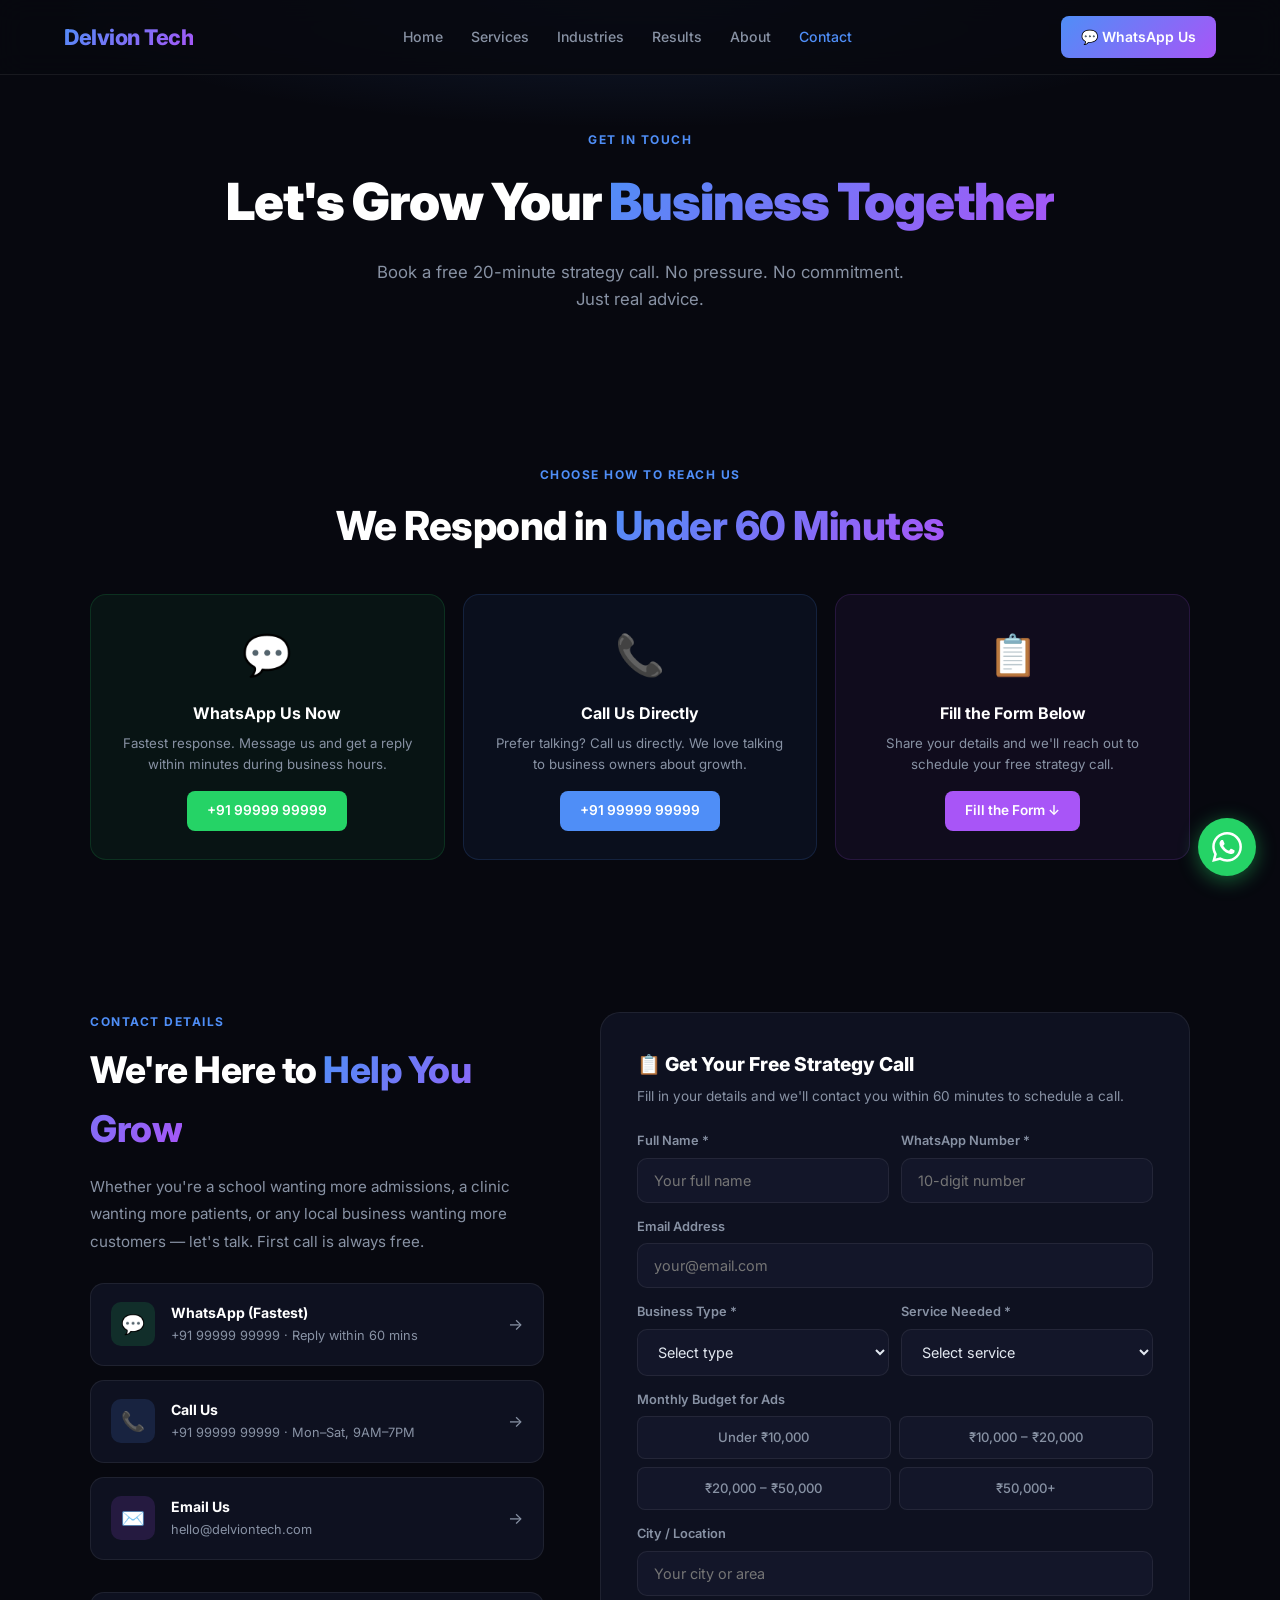
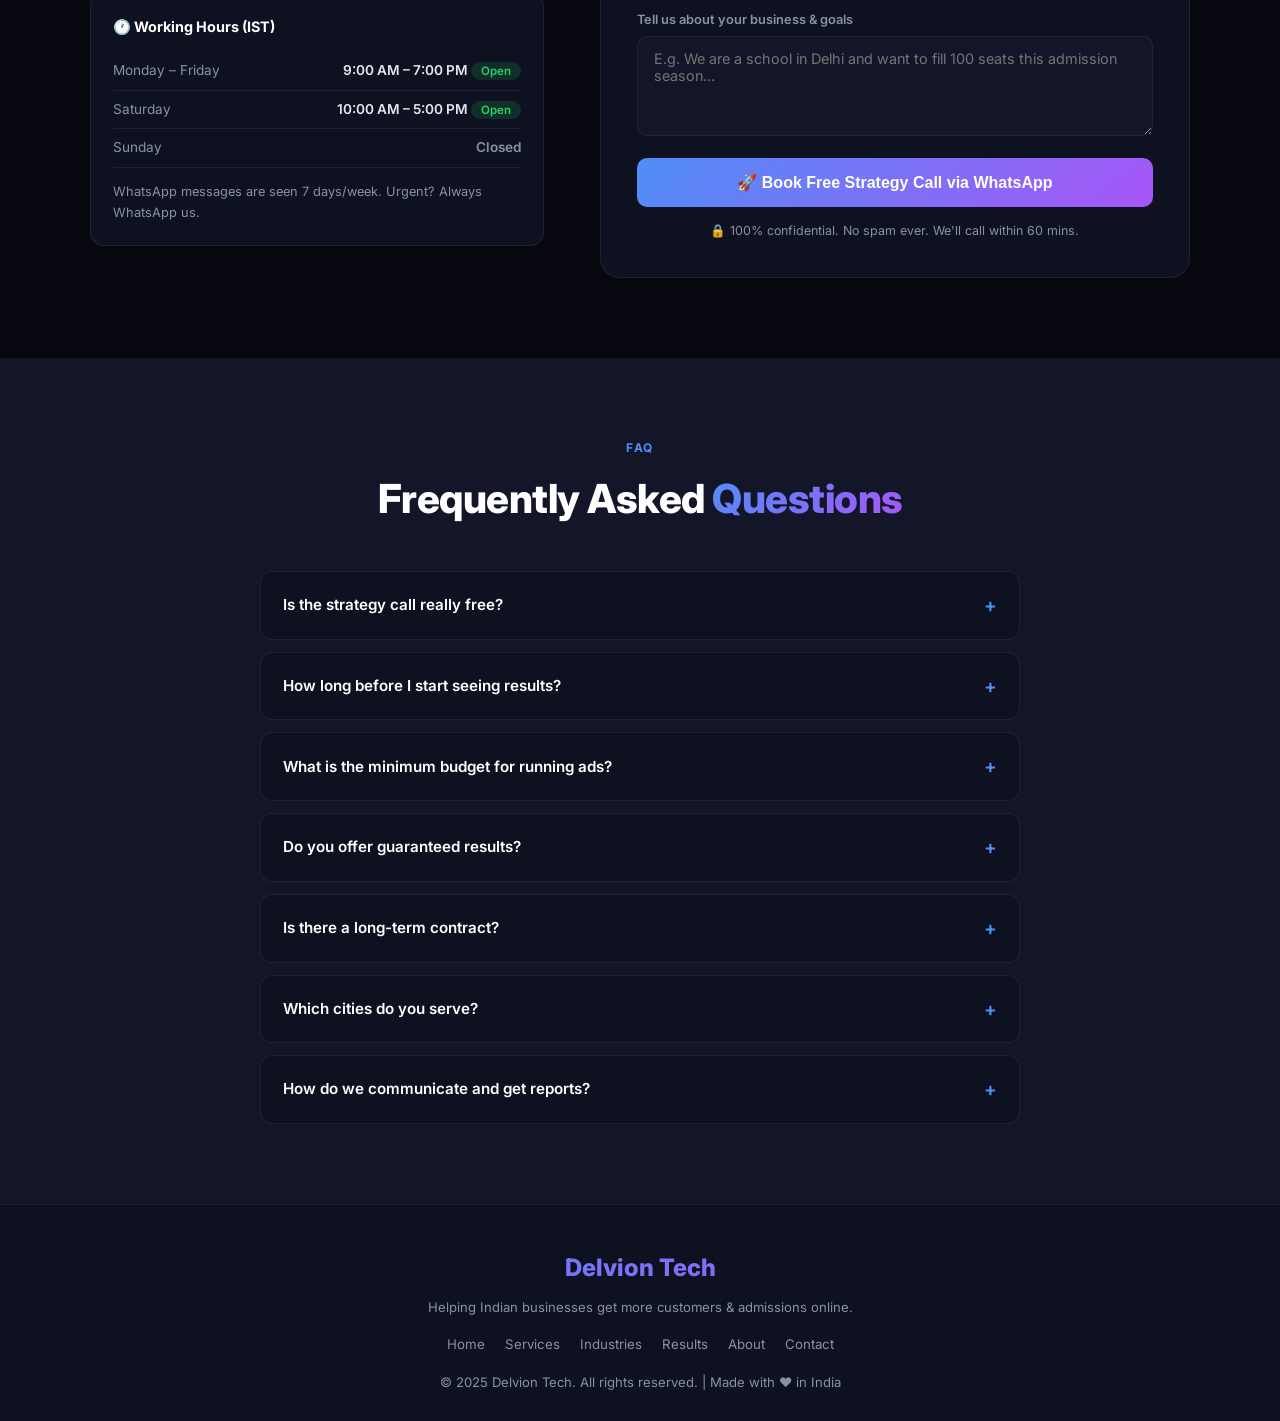
<file: contact.html>
<!DOCTYPE html>
<html lang="en">
<head>
  <meta charset="UTF-8" />
  <meta name="viewport" content="width=device-width, initial-scale=1.0" />
  <meta name="description" content="Contact Delvion Tech – Book a free strategy call, WhatsApp us, or fill the form to get more customers for your business in India." />
  <title>Contact Us | Delvion Tech</title>
  <link rel="preconnect" href="https://fonts.googleapis.com" />
  <link rel="preconnect" href="https://fonts.gstatic.com" crossorigin />
  <link href="https://fonts.googleapis.com/css2?family=Inter:wght@400;500;600;700;800;900&display=swap" rel="stylesheet" />
  <link rel="stylesheet" href="shared.css" />
  <style>
    /* Contact Layout */
    #contact-main { padding: 80px 5%; background: var(--dark); }
    .contact-grid { display: grid; grid-template-columns: 1fr 1.3fr; gap: 56px; align-items: start; max-width: 1100px; margin: 0 auto; }

    /* Left Info */
    .contact-info h2 { font-size: clamp(1.7rem, 4vw, 2.3rem); font-weight: 800; color: #fff; letter-spacing: -.5px; margin-bottom: 14px; }
    .contact-info > p { color: var(--muted); font-size: 0.95rem; line-height: 1.8; margin-bottom: 28px; }
    .contact-methods { display: flex; flex-direction: column; gap: 14px; margin-bottom: 32px; }
    .contact-method {
      background: var(--card); border: 1px solid var(--border); border-radius: 14px;
      padding: 18px 20px; display: flex; align-items: center; gap: 16px;
      text-decoration: none; transition: border-color .2s;
    }
    .contact-method:hover { border-color: var(--blue); }
    .cm-icon { width: 44px; height: 44px; border-radius: 10px; display: flex; align-items: center; justify-content: center; font-size: 1.2rem; flex-shrink: 0; }
    .cm-wa { background: rgba(37,211,102,.15); }
    .cm-call { background: rgba(79,142,247,.15); }
    .cm-email { background: rgba(168,85,247,.15); }
    .cm-text h5 { font-size: 0.88rem; font-weight: 700; color: #fff; margin-bottom: 2px; }
    .cm-text p { font-size: 0.8rem; color: var(--muted); }
    .cm-arrow { margin-left: auto; color: var(--muted); font-size: 1rem; }

    /* Office Hours */
    .hours-card { background: var(--card); border: 1px solid var(--border); border-radius: 14px; padding: 22px; }
    .hours-card h4 { font-size: 0.9rem; font-weight: 700; color: #fff; margin-bottom: 14px; }
    .hours-row { display: flex; justify-content: space-between; align-items: center; padding: 8px 0; border-bottom: 1px solid var(--border); }
    .hours-row:last-child { border-bottom: none; }
    .hours-day { font-size: 0.85rem; color: var(--muted); }
    .hours-time { font-size: 0.85rem; font-weight: 600; color: var(--text); }
    .hours-badge { font-size: 0.72rem; background: rgba(37,211,102,.15); color: #25D366; padding: 2px 10px; border-radius: 50px; }

    /* Right: Form */
    .contact-form-wrap { background: var(--card); border: 1px solid var(--border); border-radius: 20px; padding: 36px; }
    .contact-form-wrap h3 { font-size: 1.2rem; font-weight: 800; color: #fff; margin-bottom: 6px; }
    .contact-form-wrap p { font-size: 0.85rem; color: var(--muted); margin-bottom: 24px; }
    form { display: flex; flex-direction: column; gap: 14px; }
    .form-row { display: grid; grid-template-columns: 1fr 1fr; gap: 12px; }
    .form-group input, .form-group select, .form-group textarea {
      width: 100%; background: var(--card2); border: 1px solid var(--border);
      color: var(--text); padding: 13px 16px; border-radius: 10px;
      font-size: 0.9rem; font-family: 'Inter', sans-serif; outline: none;
      transition: border-color .2s;
    }
    .form-group input:focus, .form-group select:focus, .form-group textarea:focus { border-color: var(--blue); }
    .form-group select option { background: var(--card2); }
    .form-group textarea { resize: vertical; min-height: 100px; }
    .form-group label { display: block; font-size: 0.8rem; font-weight: 600; color: var(--muted); margin-bottom: 6px; }
    .budget-options { display: grid; grid-template-columns: 1fr 1fr; gap: 8px; }
    .budget-opt { background: var(--card2); border: 1px solid var(--border); color: var(--muted); padding: 10px; border-radius: 8px; font-size: 0.82rem; font-weight: 500; text-align: center; cursor: pointer; transition: border-color .2s, color .2s, background .2s; user-select: none; }
    .budget-opt.selected { border-color: var(--blue); color: var(--blue); background: rgba(79,142,247,.08); }
    .btn-submit { width: 100%; background: var(--grad); color: #fff; border: none; padding: 15px; border-radius: 10px; font-size: 1rem; font-weight: 700; cursor: pointer; transition: opacity .2s; }
    .btn-submit:hover { opacity: .88; }
    .form-note { font-size: 0.78rem; color: var(--muted); text-align: center; }
    .success-msg { display: none; background: rgba(37,211,102,.12); border: 1px solid rgba(37,211,102,.3); color: #25D366; padding: 16px; border-radius: 10px; text-align: center; font-weight: 600; margin-top: 8px; }

    /* FAQ */
    #faq { background: var(--card2); padding: 80px 5%; }
    .faq-list { max-width: 760px; margin: 40px auto 0; display: flex; flex-direction: column; gap: 12px; }
    .faq-item { background: var(--card); border: 1px solid var(--border); border-radius: 12px; overflow: hidden; }
    .faq-q { padding: 18px 22px; cursor: pointer; display: flex; justify-content: space-between; align-items: center; font-weight: 600; color: #fff; font-size: 0.95rem; user-select: none; }
    .faq-q span { color: var(--blue); font-size: 1.2rem; transition: transform .3s; }
    .faq-item.open .faq-q span { transform: rotate(45deg); }
    .faq-a { max-height: 0; overflow: hidden; transition: max-height .35s ease, padding .3s; padding: 0 22px; color: var(--muted); font-size: 0.88rem; line-height: 1.75; }
    .faq-item.open .faq-a { max-height: 200px; padding: 0 22px 18px; }

    /* Quick Action Cards */
    #quick { background: var(--dark); padding: 72px 5%; }
    .quick-grid { display: grid; grid-template-columns: repeat(auto-fit, minmax(240px, 1fr)); gap: 18px; margin-top: 36px; }
    .quick-card { border-radius: 16px; padding: 28px; text-align: center; border: 1px solid var(--border); transition: border-color .2s, transform .2s; text-decoration: none; display: block; }
    .quick-card:hover { transform: translateY(-4px); border-color: rgba(79,142,247,.35); }
    .quick-card.wa-card { background: rgba(37,211,102,.06); border-color: rgba(37,211,102,.15); }
    .quick-card.call-card { background: rgba(79,142,247,.06); border-color: rgba(79,142,247,.15); }
    .quick-card.form-card { background: rgba(168,85,247,.06); border-color: rgba(168,85,247,.15); }
    .quick-icon { font-size: 2.5rem; margin-bottom: 14px; }
    .quick-card h4 { font-size: 1rem; font-weight: 700; color: #fff; margin-bottom: 6px; }
    .quick-card p { font-size: 0.83rem; color: var(--muted); margin-bottom: 16px; }
    .quick-action { display: inline-block; padding: 9px 20px; border-radius: 8px; font-weight: 600; font-size: 0.85rem; color: #fff; }
    .wa-card .quick-action { background: #25D366; }
    .call-card .quick-action { background: var(--blue); }
    .form-card .quick-action { background: var(--purple); }

    @media(max-width:900px){ .contact-grid { grid-template-columns:1fr; gap:36px; } }
    @media(max-width:600px){ .form-row { grid-template-columns:1fr; } .budget-options { grid-template-columns:1fr 1fr; } }
  </style>
</head>
<body>
<nav id="navbar">
  <a href="index.html" class="logo">Delvion Tech</a>
  <ul class="nav-links">
    <li><a href="index.html">Home</a></li>
    <li><a href="services.html">Services</a></li>
    <li><a href="industries.html">Industries</a></li>
    <li><a href="results.html">Results</a></li>
    <li><a href="about.html">About</a></li>
    <li><a href="contact.html" class="active">Contact</a></li>
  </ul>
  <a href="https://wa.me/919999999999?text=Hi%20Delvion%20Tech!%20I%20want%20a%20free%20leads%20strategy%20call." class="nav-cta" target="_blank" rel="noopener">💬 WhatsApp Us</a>
  <div class="hamburger" id="hamburger"><span></span><span></span><span></span></div>
</nav>
<div class="mobile-menu" id="mobileMenu">
  <ul>
    <li><a href="index.html" onclick="closeMenu()">Home</a></li>
    <li><a href="services.html" onclick="closeMenu()">Services</a></li>
    <li><a href="industries.html" onclick="closeMenu()">Industries</a></li>
    <li><a href="results.html" onclick="closeMenu()">Results</a></li>
    <li><a href="about.html" onclick="closeMenu()">About</a></li>
    <li><a href="contact.html" onclick="closeMenu()">Contact</a></li>
  </ul>
  <a href="https://wa.me/919999999999?text=Hi%20Delvion%20Tech!%20I%20want%20a%20free%20leads%20strategy%20call." class="m-cta" target="_blank" rel="noopener">💬 Chat on WhatsApp</a>
</div>

<div class="page-hero">
  <div class="sec-label">Get In Touch</div>
  <h1>Let's Grow Your <span class="grad-text">Business Together</span></h1>
  <p>Book a free 20-minute strategy call. No pressure. No commitment. Just real advice.</p>
</div>

<!-- QUICK ACTIONS -->
<section id="quick">
  <div class="container">
    <div class="sec-label" style="text-align:center;">Choose How to Reach Us</div>
    <h2 class="sec-title" style="text-align:center;">We Respond in <span class="grad-text">Under 60 Minutes</span></h2>
    <div class="quick-grid">
      <a href="https://wa.me/919999999999?text=Hi%20Delvion%20Tech!%20I%20want%20a%20free%20leads%20strategy%20call." class="quick-card wa-card" target="_blank" rel="noopener">
        <div class="quick-icon">💬</div>
        <h4>WhatsApp Us Now</h4>
        <p>Fastest response. Message us and get a reply within minutes during business hours.</p>
        <span class="quick-action">+91 99999 99999</span>
      </a>
      <a href="tel:+919999999999" class="quick-card call-card">
        <div class="quick-icon">📞</div>
        <h4>Call Us Directly</h4>
        <p>Prefer talking? Call us directly. We love talking to business owners about growth.</p>
        <span class="quick-action">+91 99999 99999</span>
      </a>
      <a href="#contact-form" class="quick-card form-card">
        <div class="quick-icon">📋</div>
        <h4>Fill the Form Below</h4>
        <p>Share your details and we'll reach out to schedule your free strategy call.</p>
        <span class="quick-action">Fill the Form ↓</span>
      </a>
    </div>
  </div>
</section>

<!-- MAIN CONTACT -->
<section id="contact-main">
  <div class="contact-grid">
    <!-- LEFT INFO -->
    <div class="contact-info fade-up">
      <div class="sec-label">Contact Details</div>
      <h2>We're Here to <span class="grad-text">Help You Grow</span></h2>
      <p>Whether you're a school wanting more admissions, a clinic wanting more patients, or any local business wanting more customers — let's talk. First call is always free.</p>
      <div class="contact-methods">
        <a href="https://wa.me/919999999999?text=Hi%20Delvion%20Tech!%20I%20want%20a%20free%20leads%20strategy%20call." class="contact-method" target="_blank" rel="noopener">
          <div class="cm-icon cm-wa">💬</div>
          <div class="cm-text"><h5>WhatsApp (Fastest)</h5><p>+91 99999 99999 · Reply within 60 mins</p></div>
          <div class="cm-arrow">→</div>
        </a>
        <a href="tel:+919999999999" class="contact-method">
          <div class="cm-icon cm-call">📞</div>
          <div class="cm-text"><h5>Call Us</h5><p>+91 99999 99999 · Mon–Sat, 9AM–7PM</p></div>
          <div class="cm-arrow">→</div>
        </a>
        <a href="mailto:hello@delviontech.com" class="contact-method">
          <div class="cm-icon cm-email">✉️</div>
          <div class="cm-text"><h5>Email Us</h5><p>hello@delviontech.com</p></div>
          <div class="cm-arrow">→</div>
        </a>
      </div>
      <div class="hours-card">
        <h4>🕐 Working Hours (IST)</h4>
        <div class="hours-row"><span class="hours-day">Monday – Friday</span><span class="hours-time">9:00 AM – 7:00 PM <span class="hours-badge">Open</span></span></div>
        <div class="hours-row"><span class="hours-day">Saturday</span><span class="hours-time">10:00 AM – 5:00 PM <span class="hours-badge">Open</span></span></div>
        <div class="hours-row"><span class="hours-day">Sunday</span><span class="hours-time" style="color:var(--muted);">Closed</span></div>
        <div style="margin-top:14px;font-size:0.8rem;color:var(--muted);">WhatsApp messages are seen 7 days/week. Urgent? Always WhatsApp us.</div>
      </div>
    </div>

    <!-- RIGHT FORM -->
    <div class="contact-form-wrap fade-up" id="contact-form">
      <h3>📋 Get Your Free Strategy Call</h3>
      <p>Fill in your details and we'll contact you within 60 minutes to schedule a call.</p>
      <form id="contactForm" novalidate>
        <div class="form-row">
          <div class="form-group">
            <label>Full Name *</label>
            <input type="text" name="name" placeholder="Your full name" required autocomplete="name" />
          </div>
          <div class="form-group">
            <label>WhatsApp Number *</label>
            <input type="tel" name="phone" placeholder="10-digit number" required pattern="[0-9]{10}" autocomplete="tel" />
          </div>
        </div>
        <div class="form-group">
          <label>Email Address</label>
          <input type="email" name="email" placeholder="your@email.com" autocomplete="email" />
        </div>
        <div class="form-row">
          <div class="form-group">
            <label>Business Type *</label>
            <select name="business" required>
              <option value="" disabled selected>Select type</option>
              <option>School / College</option>
              <option>Clinic / Hospital</option>
              <option>Salon / Spa</option>
              <option>Restaurant / Cafe</option>
              <option>Gym / Fitness</option>
              <option>Coaching Centre</option>
              <option>Other Local Business</option>
            </select>
          </div>
          <div class="form-group">
            <label>Service Needed *</label>
            <select name="service" required>
              <option value="" disabled selected>Select service</option>
              <option>Website Design</option>
              <option>Meta Ads (FB/Instagram)</option>
              <option>Google Ads</option>
              <option>Local SEO</option>
              <option>Full Package</option>
              <option>Not Sure – Need Advice</option>
            </select>
          </div>
        </div>
        <div class="form-group">
          <label>Monthly Budget for Ads</label>
          <div class="budget-options">
            <div class="budget-opt" data-val="under10k">Under ₹10,000</div>
            <div class="budget-opt" data-val="10-20k">₹10,000 – ₹20,000</div>
            <div class="budget-opt" data-val="20-50k">₹20,000 – ₹50,000</div>
            <div class="budget-opt" data-val="50k+">₹50,000+</div>
          </div>
          <input type="hidden" name="budget" id="budgetHidden" />
        </div>
        <div class="form-group">
          <label>City / Location</label>
          <input type="text" name="city" placeholder="Your city or area" />
        </div>
        <div class="form-group">
          <label>Tell us about your business &amp; goals</label>
          <textarea name="message" placeholder="E.g. We are a school in Delhi and want to fill 100 seats this admission season..."></textarea>
        </div>
        <button type="submit" class="btn-submit">🚀 Book Free Strategy Call via WhatsApp</button>
        <div class="form-note">🔒 100% confidential. No spam ever. We'll call within 60 mins.</div>
        <div class="success-msg" id="successMsg">✅ Thank you! We'll contact you within 60 minutes. Check WhatsApp!</div>
      </form>
    </div>
  </div>
</section>

<!-- FAQ -->
<section id="faq">
  <div class="container">
    <div class="sec-label" style="text-align:center;">FAQ</div>
    <h2 class="sec-title" style="text-align:center;">Frequently Asked <span class="grad-text">Questions</span></h2>
    <div class="faq-list">
      <div class="faq-item">
        <div class="faq-q">Is the strategy call really free? <span>+</span></div>
        <div class="faq-a">Yes, 100% free with zero obligation. We spend 20 minutes understanding your business and share a clear digital growth plan — no strings attached.</div>
      </div>
      <div class="faq-item">
        <div class="faq-q">How long before I start seeing results? <span>+</span></div>
        <div class="faq-a">Most clients start receiving leads within 3–7 days of campaign launch. The first week is about testing and optimization to bring your cost per lead down.</div>
      </div>
      <div class="faq-item">
        <div class="faq-q">What is the minimum budget for running ads? <span>+</span></div>
        <div class="faq-a">We recommend a minimum ad spend of ₹10,000–₹15,000/month for meaningful results. Our management fee is separate. We'll suggest the ideal budget for your goals on the strategy call.</div>
      </div>
      <div class="faq-item">
        <div class="faq-q">Do you offer guaranteed results? <span>+</span></div>
        <div class="faq-a">While no ethical agency can guarantee exact numbers (as results depend on budget, market, and product), we have a strong track record of 50+ leads in 7 days for most clients. We share case studies transparently.</div>
      </div>
      <div class="faq-item">
        <div class="faq-q">Is there a long-term contract? <span>+</span></div>
        <div class="faq-a">No lock-in contracts. We work month-to-month. We believe if we deliver results, you'll stay. And if you're not happy, you should be free to leave. Simple.</div>
      </div>
      <div class="faq-item">
        <div class="faq-q">Which cities do you serve? <span>+</span></div>
        <div class="faq-a">We serve businesses across all of India — Delhi, Mumbai, Bangalore, Pune, Hyderabad, Jaipur, Chennai, Ahmedabad, and every other city. Digital marketing is location-agnostic.</div>
      </div>
      <div class="faq-item">
        <div class="faq-q">How do we communicate and get reports? <span>+</span></div>
        <div class="faq-a">Primarily via WhatsApp — because that's how India works. You get weekly performance reports, and your dedicated account manager is available on WhatsApp during business hours.</div>
      </div>
    </div>
  </div>
</section>

<footer>
  <div class="footer-logo">Delvion Tech</div>
  <p style="margin-bottom:4px;">Helping Indian businesses get more customers &amp; admissions online.</p>
  <div class="footer-links">
    <a href="index.html">Home</a><a href="services.html">Services</a><a href="industries.html">Industries</a><a href="results.html">Results</a><a href="about.html">About</a><a href="contact.html">Contact</a>
  </div>
  <p>© 2025 Delvion Tech. All rights reserved. | Made with ❤️ in India</p>
</footer>

<a href="https://wa.me/919999999999?text=Hi%20Delvion%20Tech!%20I%20want%20a%20free%20leads%20strategy%20call." class="wa-float" target="_blank" rel="noopener" aria-label="Chat on WhatsApp">
  <svg viewBox="0 0 24 24" fill="#fff"><path d="M17.472 14.382c-.297-.149-1.758-.867-2.03-.967-.273-.099-.471-.148-.67.15-.197.297-.767.966-.94 1.164-.173.199-.347.223-.644.075-.297-.15-1.255-.463-2.39-1.475-.883-.788-1.48-1.761-1.653-2.059-.173-.297-.018-.458.13-.606.134-.133.298-.347.446-.52.149-.174.198-.298.298-.497.099-.198.05-.371-.025-.52-.075-.149-.669-1.612-.916-2.207-.242-.579-.487-.5-.669-.51-.173-.008-.371-.01-.57-.01-.198 0-.52.074-.792.372-.272.297-1.04 1.016-1.04 2.479 0 1.462 1.065 2.875 1.213 3.074.149.198 2.096 3.2 5.077 4.487.709.306 1.262.489 1.694.625.712.227 1.36.195 1.871.118.571-.085 1.758-.719 2.006-1.413.248-.694.248-1.289.173-1.413-.074-.124-.272-.198-.57-.347m-5.421 7.403h-.004a9.87 9.87 0 01-5.031-1.378l-.361-.214-3.741.982.998-3.648-.235-.374a9.86 9.86 0 01-1.51-5.26c.001-5.45 4.436-9.884 9.888-9.884 2.64 0 5.122 1.03 6.988 2.898a9.825 9.825 0 012.893 6.994c-.003 5.45-4.437 9.884-9.885 9.884m8.413-18.297A11.815 11.815 0 0012.05 0C5.495 0 .16 5.335.157 11.892c0 2.096.547 4.142 1.588 5.945L.057 24l6.305-1.654a11.882 11.882 0 005.683 1.448h.005c6.554 0 11.89-5.335 11.893-11.893a11.821 11.821 0 00-3.48-8.413z"/></svg>
</a>

<script src="shared.js"></script>
<script>
  // Budget selector
  document.querySelectorAll('.budget-opt').forEach(opt => {
    opt.addEventListener('click', () => {
      document.querySelectorAll('.budget-opt').forEach(o => o.classList.remove('selected'));
      opt.classList.add('selected');
      document.getElementById('budgetHidden').value = opt.dataset.val;
    });
  });

  // FAQ toggle
  document.querySelectorAll('.faq-q').forEach(q => {
    q.addEventListener('click', () => {
      const item = q.parentElement;
      const isOpen = item.classList.contains('open');
      document.querySelectorAll('.faq-item').forEach(i => i.classList.remove('open'));
      if (!isOpen) item.classList.add('open');
    });
  });

  // Form Submit
  document.getElementById('contactForm').addEventListener('submit', function(e) {
    e.preventDefault();
    const name = this.name.value.trim();
    const phone = this.phone.value.trim();
    const business = this.business.value;
    const service = this.service.value;
    if (!name || !phone || !business || !service) { alert('Please fill in all required fields.'); return; }
    if (!/^[0-9]{10}$/.test(phone)) { alert('Please enter a valid 10-digit WhatsApp number.'); return; }
    const budget = document.getElementById('budgetHidden').value || 'Not specified';
    const city = this.city.value.trim() || 'Not specified';
    const msg = this.message.value.trim() || 'N/A';
    const waMsg = `Hi Delvion Tech! 👋%0A%0A*New Strategy Call Request*%0A%0A📋 *Name:* ${encodeURIComponent(name)}%0A📱 *Phone:* ${phone}%0A🏢 *Business:* ${encodeURIComponent(business)}%0A🎯 *Service:* ${encodeURIComponent(service)}%0A💰 *Budget:* ${encodeURIComponent(budget)}%0A📍 *City:* ${encodeURIComponent(city)}%0A💬 *Message:* ${encodeURIComponent(msg)}%0A%0AI want to book my free strategy call!`;
    window.open(`https://wa.me/919999999999?text=${waMsg}`, '_blank');
    document.getElementById('successMsg').style.display = 'block';
    this.reset();
    document.querySelectorAll('.budget-opt').forEach(o => o.classList.remove('selected'));
    document.getElementById('budgetHidden').value = '';
    setTimeout(() => document.getElementById('successMsg').style.display = 'none', 8000);
  });
</script>
</body>
</html>
</file>
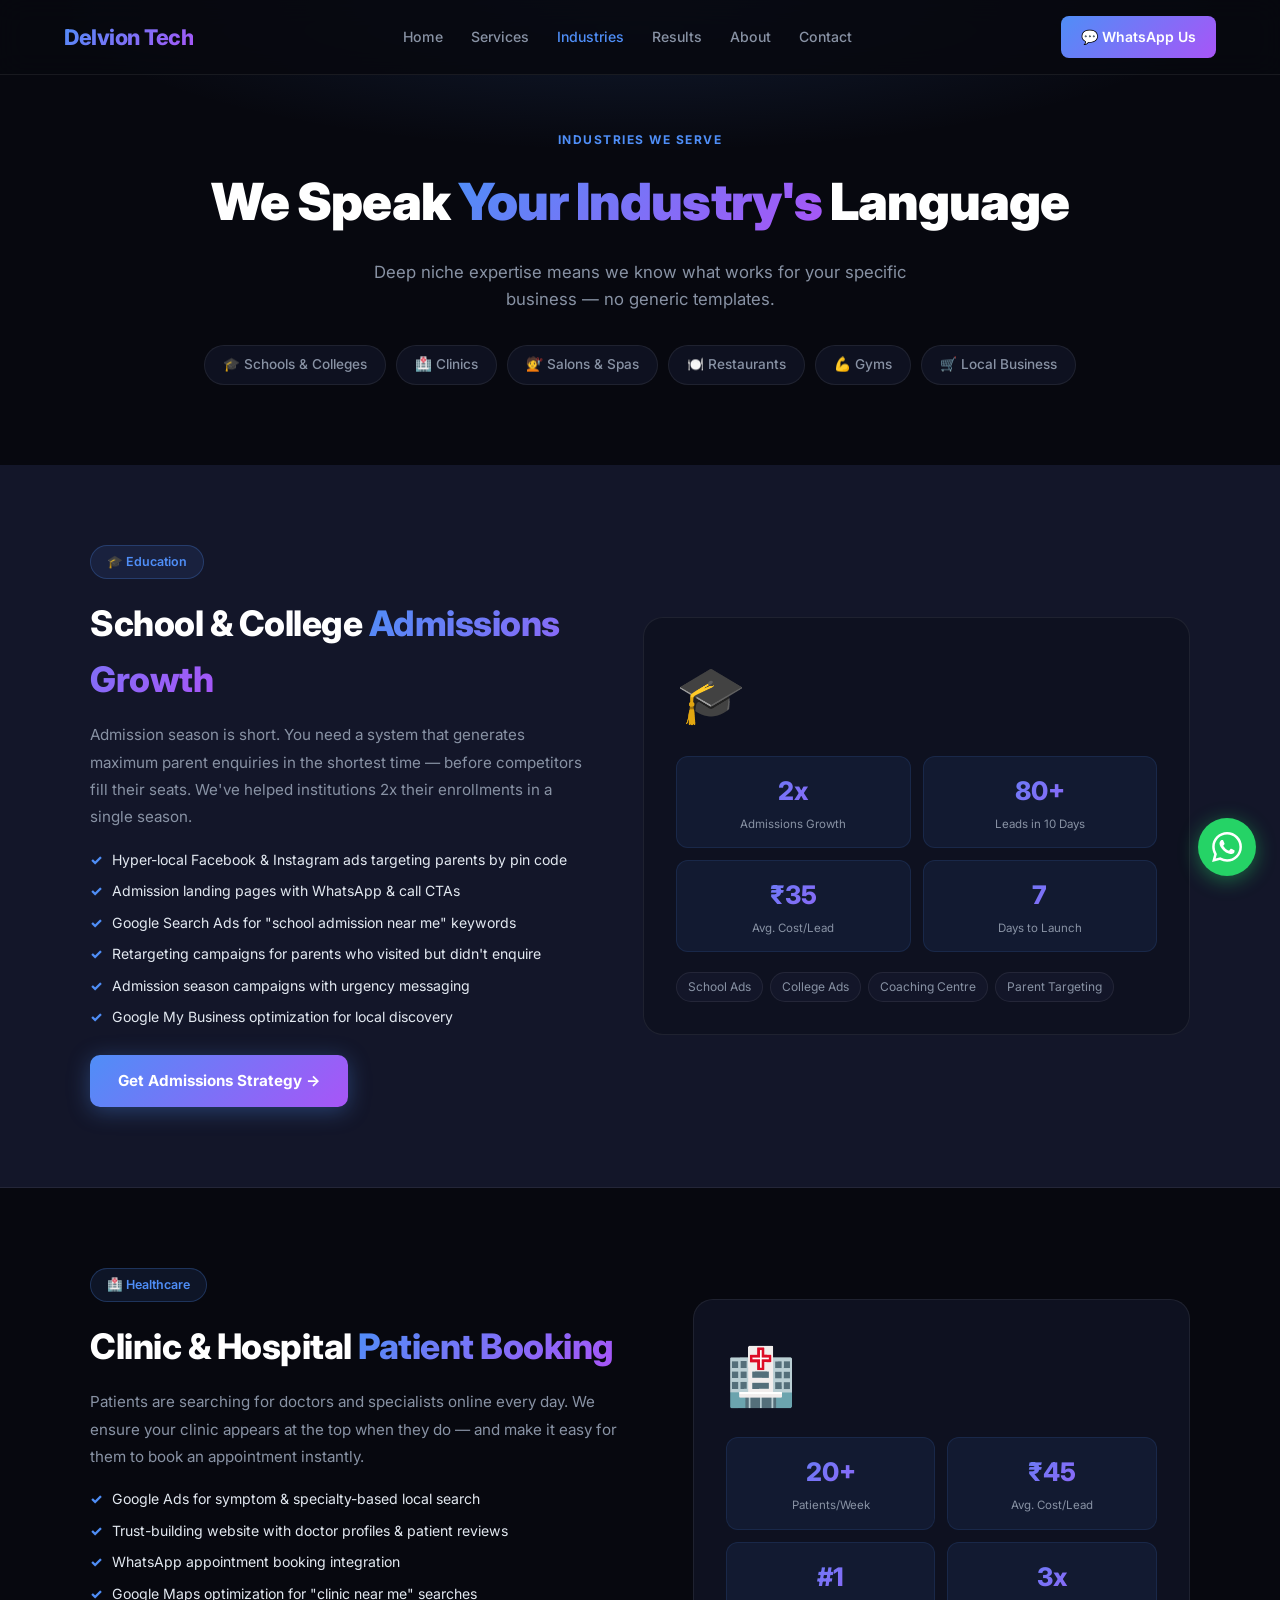
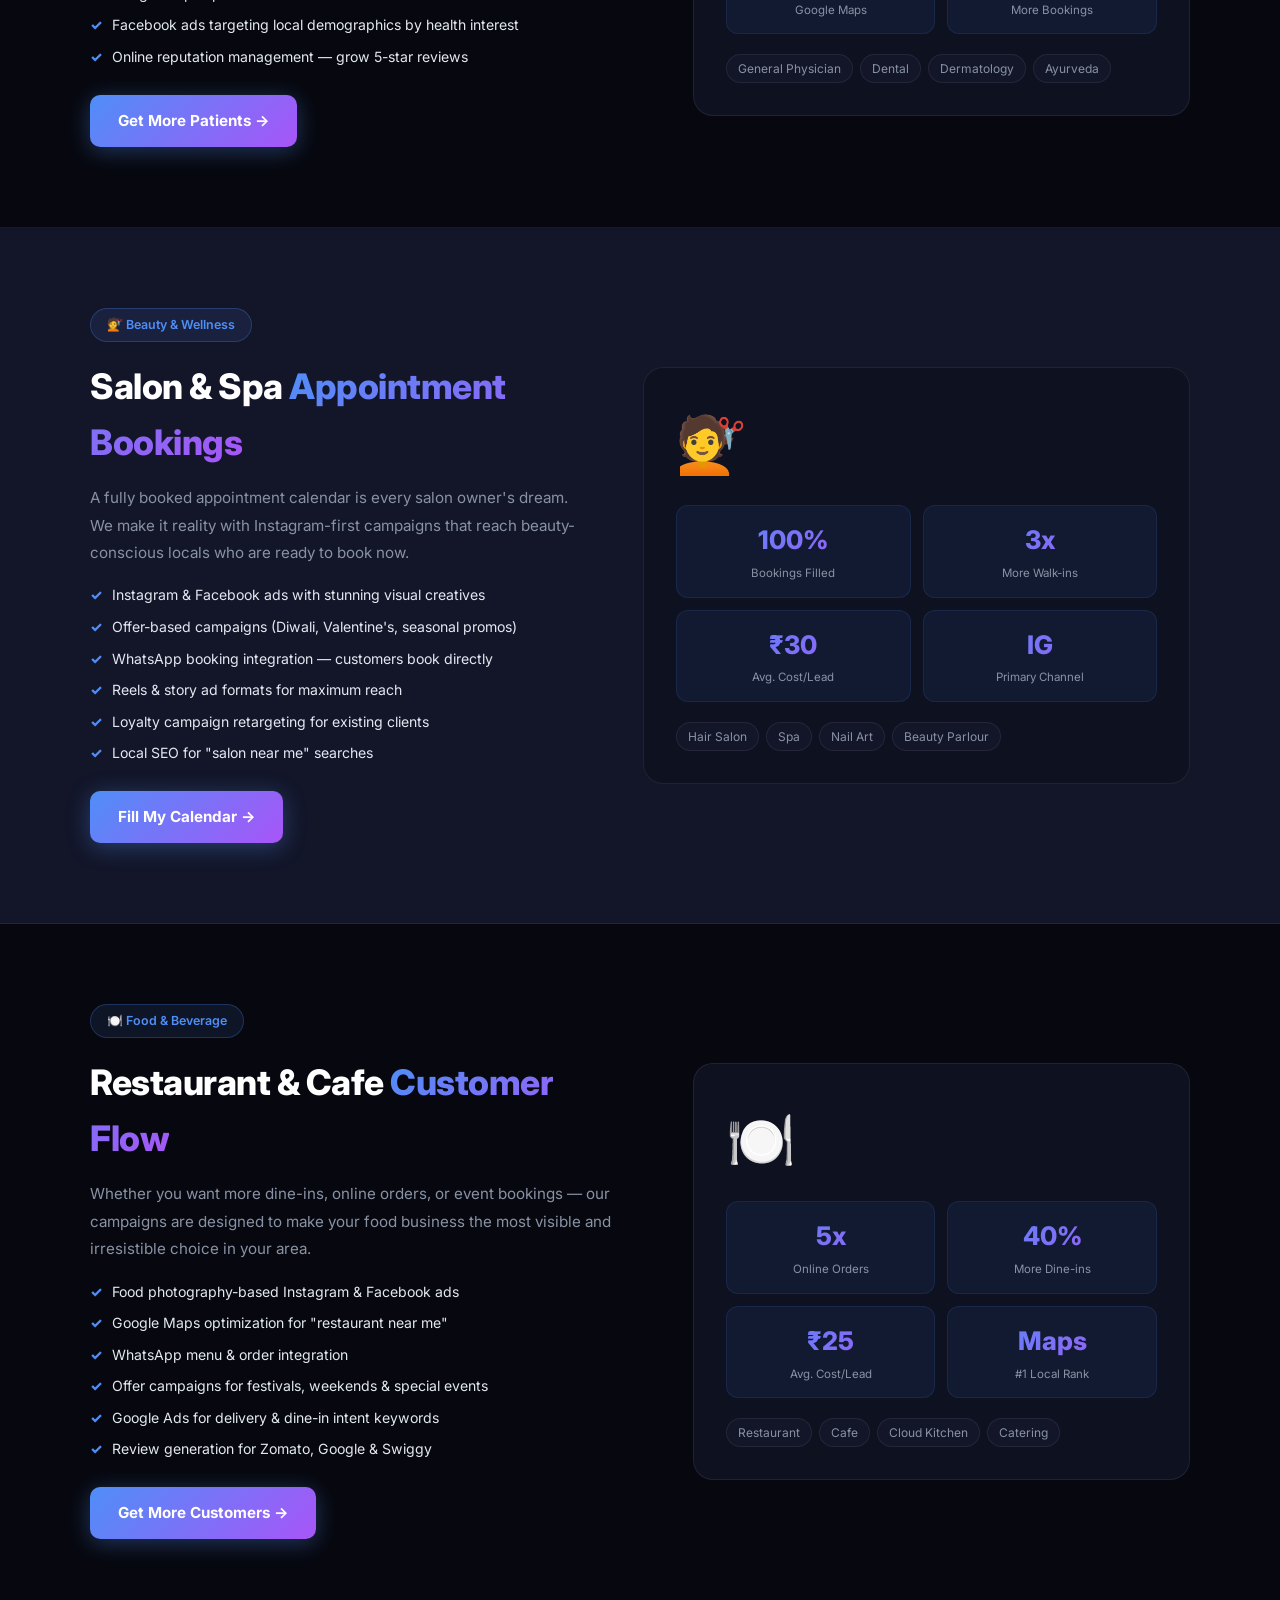
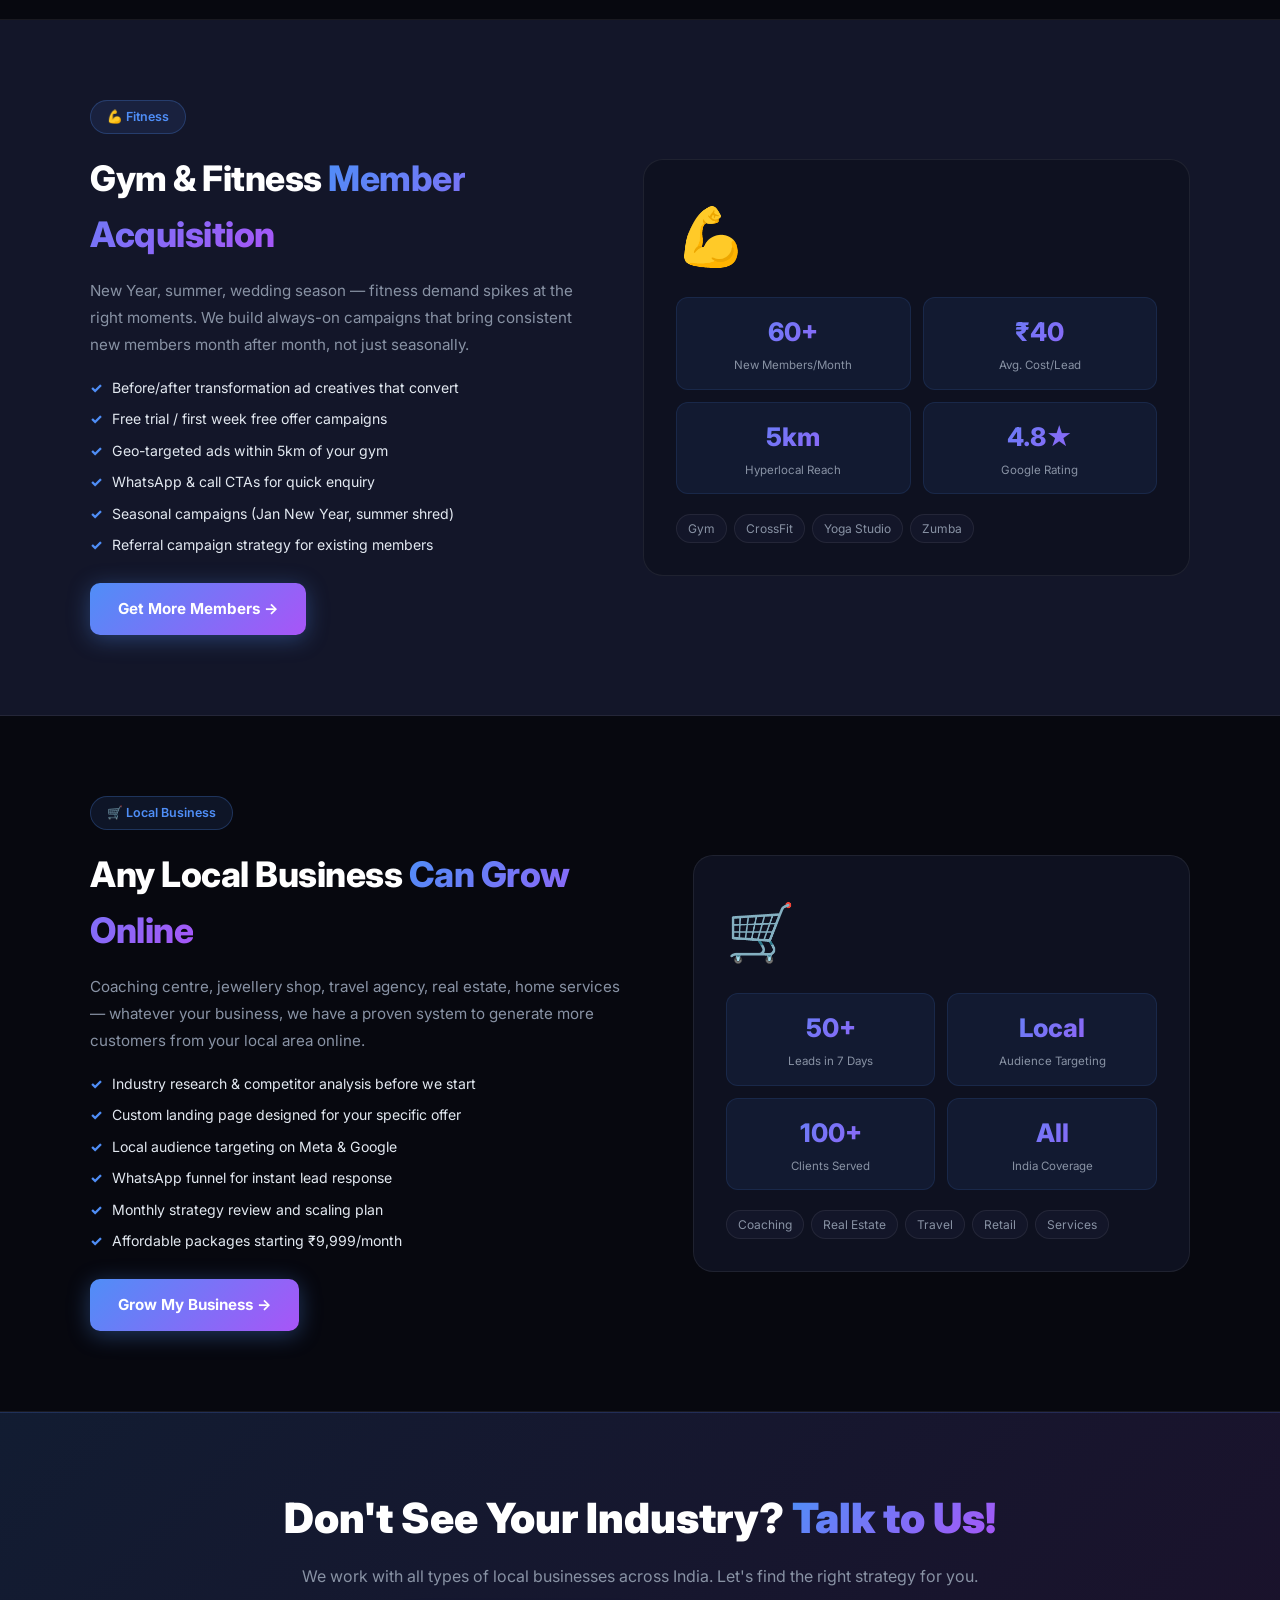
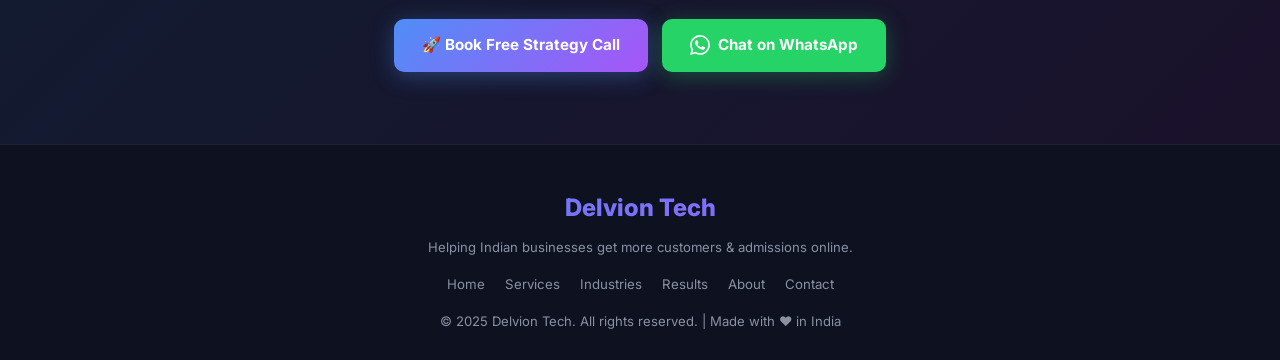
<file: industries.html>
<!DOCTYPE html>
<html lang="en">
<head>
  <meta charset="UTF-8" />
  <meta name="viewport" content="width=device-width, initial-scale=1.0" />
  <meta name="description" content="Delvion Tech – Digital marketing for schools, colleges, clinics, salons, restaurants, gyms & local businesses in India." />
  <title>Industries | Delvion Tech</title>
  <link rel="preconnect" href="https://fonts.googleapis.com" />
  <link rel="preconnect" href="https://fonts.gstatic.com" crossorigin />
  <link href="https://fonts.googleapis.com/css2?family=Inter:wght@400;500;600;700;800;900&display=swap" rel="stylesheet" />
  <link rel="stylesheet" href="shared.css" />
  <style>
    /* Niche Hero Cards */
    .niche-nav { display: flex; flex-wrap: wrap; gap: 10px; justify-content: center; margin-top: 32px; }
    .niche-nav a {
      background: var(--card); border: 1px solid var(--border); color: var(--muted);
      padding: 8px 18px; border-radius: 50px; font-size: 0.85rem; font-weight: 500;
      text-decoration: none; transition: border-color .2s, color .2s;
    }
    .niche-nav a:hover { border-color: var(--blue); color: var(--blue); }

    /* Niche Detail Sections */
    .niche-section { padding: 80px 5%; border-bottom: 1px solid var(--border); }
    .niche-section:nth-child(even) { background: var(--card2); }
    .niche-inner { display: grid; grid-template-columns: 1fr 1.1fr; gap: 56px; align-items: center; max-width: 1100px; margin: 0 auto; }
    .niche-inner.rev { direction: rtl; }
    .niche-inner.rev > * { direction: ltr; }

    .niche-tag {
      display: inline-flex; align-items: center; gap: 8px;
      background: rgba(79,142,247,.1); border: 1px solid rgba(79,142,247,.25);
      color: var(--blue); padding: 6px 16px; border-radius: 50px;
      font-size: 0.78rem; font-weight: 600; margin-bottom: 16px;
    }
    .niche-text h2 { font-size: clamp(1.6rem, 3.5vw, 2.2rem); font-weight: 800; color: #fff; margin-bottom: 14px; letter-spacing: -.5px; }
    .niche-text p { color: var(--muted); font-size: 0.95rem; line-height: 1.8; margin-bottom: 18px; }
    .niche-points { list-style: none; display: flex; flex-direction: column; gap: 9px; margin-bottom: 26px; }
    .niche-points li { display: flex; align-items: flex-start; gap: 10px; font-size: 0.88rem; color: var(--text); }
    .niche-points li::before { content: '✓'; color: var(--blue); font-weight: 800; flex-shrink: 0; }

    .niche-card-visual {
      background: var(--card); border: 1px solid var(--border); border-radius: 20px; padding: 32px;
    }
    .niche-emoji-big { font-size: 3.5rem; margin-bottom: 16px; display: block; }
    .niche-results { display: grid; grid-template-columns: 1fr 1fr; gap: 12px; margin-bottom: 20px; }
    .n-res { background: rgba(79,142,247,.08); border: 1px solid rgba(79,142,247,.12); border-radius: 12px; padding: 14px; text-align: center; }
    .n-res-val { font-size: 1.6rem; font-weight: 800; background: var(--grad); -webkit-background-clip: text; -webkit-text-fill-color: transparent; }
    .n-res-lbl { font-size: 0.72rem; color: var(--muted); margin-top: 3px; }
    .niche-tags { display: flex; flex-wrap: wrap; gap: 7px; }
    .ntag { background: var(--card2); border: 1px solid var(--border); color: var(--muted); padding: 4px 11px; border-radius: 50px; font-size: 0.75rem; }

    /* Common Pain Points */
    #common { padding: 80px 5%; background: var(--dark); }
    .pain-grid { display: grid; grid-template-columns: repeat(auto-fit, minmax(220px, 1fr)); gap: 16px; margin-top: 40px; }
    .pain-card { background: var(--card); border: 1px solid var(--border); border-radius: 14px; padding: 24px; }
    .pain-card h4 { font-size: 0.95rem; font-weight: 700; color: #fff; margin-bottom: 6px; }
    .pain-card p { font-size: 0.83rem; color: var(--muted); }

    /* CTA Strip */
    .cta-strip { padding: 72px 5%; background: linear-gradient(135deg, rgba(79,142,247,.15), rgba(168,85,247,.12)); border-top: 1px solid rgba(79,142,247,.2); text-align: center; }
    .cta-strip h2 { font-size: clamp(1.7rem, 4vw, 2.6rem); font-weight: 900; color: #fff; margin-bottom: 12px; }
    .cta-strip p { color: var(--muted); margin-bottom: 30px; }
    .cta-group { display: flex; flex-wrap: wrap; gap: 14px; justify-content: center; }

    @media(max-width:900px){ .niche-inner, .niche-inner.rev { grid-template-columns:1fr; direction:ltr; gap:32px; } }
    @media(max-width:600px){ .niche-results { grid-template-columns: 1fr 1fr; } }
  </style>
</head>
<body>
<nav id="navbar">
  <a href="index.html" class="logo">Delvion Tech</a>
  <ul class="nav-links">
    <li><a href="index.html">Home</a></li>
    <li><a href="services.html">Services</a></li>
    <li><a href="industries.html" class="active">Industries</a></li>
    <li><a href="results.html">Results</a></li>
    <li><a href="about.html">About</a></li>
    <li><a href="contact.html">Contact</a></li>
  </ul>
  <a href="https://wa.me/919999999999?text=Hi%20Delvion%20Tech!%20I%20want%20a%20free%20leads%20strategy%20call." class="nav-cta" target="_blank" rel="noopener">💬 WhatsApp Us</a>
  <div class="hamburger" id="hamburger"><span></span><span></span><span></span></div>
</nav>
<div class="mobile-menu" id="mobileMenu">
  <ul>
    <li><a href="index.html" onclick="closeMenu()">Home</a></li>
    <li><a href="services.html" onclick="closeMenu()">Services</a></li>
    <li><a href="industries.html" onclick="closeMenu()">Industries</a></li>
    <li><a href="results.html" onclick="closeMenu()">Results</a></li>
    <li><a href="about.html" onclick="closeMenu()">About</a></li>
    <li><a href="contact.html" onclick="closeMenu()">Contact</a></li>
  </ul>
  <a href="https://wa.me/919999999999?text=Hi%20Delvion%20Tech!%20I%20want%20a%20free%20leads%20strategy%20call." class="m-cta" target="_blank" rel="noopener">💬 Chat on WhatsApp</a>
</div>

<div class="page-hero">
  <div class="sec-label">Industries We Serve</div>
  <h1>We Speak <span class="grad-text">Your Industry's</span> Language</h1>
  <p>Deep niche expertise means we know what works for your specific business — no generic templates.</p>
  <div class="niche-nav">
    <a href="#schools">🎓 Schools & Colleges</a>
    <a href="#clinics">🏥 Clinics</a>
    <a href="#salons">💇 Salons & Spas</a>
    <a href="#restaurants">🍽️ Restaurants</a>
    <a href="#gyms">💪 Gyms</a>
    <a href="#local">🛒 Local Business</a>
  </div>
</div>

<!-- SCHOOLS -->
<div class="niche-section" id="schools">
  <div class="niche-inner">
    <div class="niche-text fade-up">
      <div class="niche-tag">🎓 Education</div>
      <h2>School &amp; College <span class="grad-text">Admissions Growth</span></h2>
      <p>Admission season is short. You need a system that generates maximum parent enquiries in the shortest time — before competitors fill their seats. We've helped institutions 2x their enrollments in a single season.</p>
      <ul class="niche-points">
        <li>Hyper-local Facebook & Instagram ads targeting parents by pin code</li>
        <li>Admission landing pages with WhatsApp & call CTAs</li>
        <li>Google Search Ads for "school admission near me" keywords</li>
        <li>Retargeting campaigns for parents who visited but didn't enquire</li>
        <li>Admission season campaigns with urgency messaging</li>
        <li>Google My Business optimization for local discovery</li>
      </ul>
      <a href="contact.html" class="btn-primary">Get Admissions Strategy →</a>
    </div>
    <div class="niche-card-visual fade-up">
      <span class="niche-emoji-big">🎓</span>
      <div class="niche-results">
        <div class="n-res"><div class="n-res-val">2x</div><div class="n-res-lbl">Admissions Growth</div></div>
        <div class="n-res"><div class="n-res-val">80+</div><div class="n-res-lbl">Leads in 10 Days</div></div>
        <div class="n-res"><div class="n-res-val">₹35</div><div class="n-res-lbl">Avg. Cost/Lead</div></div>
        <div class="n-res"><div class="n-res-val">7</div><div class="n-res-lbl">Days to Launch</div></div>
      </div>
      <div class="niche-tags">
        <span class="ntag">School Ads</span><span class="ntag">College Ads</span><span class="ntag">Coaching Centre</span><span class="ntag">Parent Targeting</span>
      </div>
    </div>
  </div>
</div>

<!-- CLINICS -->
<div class="niche-section" id="clinics">
  <div class="niche-inner rev">
    <div class="niche-card-visual fade-up">
      <span class="niche-emoji-big">🏥</span>
      <div class="niche-results">
        <div class="n-res"><div class="n-res-val">20+</div><div class="n-res-lbl">Patients/Week</div></div>
        <div class="n-res"><div class="n-res-val">₹45</div><div class="n-res-lbl">Avg. Cost/Lead</div></div>
        <div class="n-res"><div class="n-res-val">#1</div><div class="n-res-lbl">Google Maps</div></div>
        <div class="n-res"><div class="n-res-val">3x</div><div class="n-res-lbl">More Bookings</div></div>
      </div>
      <div class="niche-tags">
        <span class="ntag">General Physician</span><span class="ntag">Dental</span><span class="ntag">Dermatology</span><span class="ntag">Ayurveda</span>
      </div>
    </div>
    <div class="niche-text fade-up">
      <div class="niche-tag">🏥 Healthcare</div>
      <h2>Clinic &amp; Hospital <span class="grad-text">Patient Booking</span></h2>
      <p>Patients are searching for doctors and specialists online every day. We ensure your clinic appears at the top when they do — and make it easy for them to book an appointment instantly.</p>
      <ul class="niche-points">
        <li>Google Ads for symptom & specialty-based local search</li>
        <li>Trust-building website with doctor profiles & patient reviews</li>
        <li>WhatsApp appointment booking integration</li>
        <li>Google Maps optimization for "clinic near me" searches</li>
        <li>Facebook ads targeting local demographics by health interest</li>
        <li>Online reputation management — grow 5-star reviews</li>
      </ul>
      <a href="contact.html" class="btn-primary">Get More Patients →</a>
    </div>
  </div>
</div>

<!-- SALONS -->
<div class="niche-section" id="salons">
  <div class="niche-inner">
    <div class="niche-text fade-up">
      <div class="niche-tag">💇 Beauty & Wellness</div>
      <h2>Salon &amp; Spa <span class="grad-text">Appointment Bookings</span></h2>
      <p>A fully booked appointment calendar is every salon owner's dream. We make it reality with Instagram-first campaigns that reach beauty-conscious locals who are ready to book now.</p>
      <ul class="niche-points">
        <li>Instagram & Facebook ads with stunning visual creatives</li>
        <li>Offer-based campaigns (Diwali, Valentine's, seasonal promos)</li>
        <li>WhatsApp booking integration — customers book directly</li>
        <li>Reels & story ad formats for maximum reach</li>
        <li>Loyalty campaign retargeting for existing clients</li>
        <li>Local SEO for "salon near me" searches</li>
      </ul>
      <a href="contact.html" class="btn-primary">Fill My Calendar →</a>
    </div>
    <div class="niche-card-visual fade-up">
      <span class="niche-emoji-big">💇</span>
      <div class="niche-results">
        <div class="n-res"><div class="n-res-val">100%</div><div class="n-res-lbl">Bookings Filled</div></div>
        <div class="n-res"><div class="n-res-val">3x</div><div class="n-res-lbl">More Walk-ins</div></div>
        <div class="n-res"><div class="n-res-val">₹30</div><div class="n-res-lbl">Avg. Cost/Lead</div></div>
        <div class="n-res"><div class="n-res-val">IG</div><div class="n-res-lbl">Primary Channel</div></div>
      </div>
      <div class="niche-tags">
        <span class="ntag">Hair Salon</span><span class="ntag">Spa</span><span class="ntag">Nail Art</span><span class="ntag">Beauty Parlour</span>
      </div>
    </div>
  </div>
</div>

<!-- RESTAURANTS -->
<div class="niche-section" id="restaurants">
  <div class="niche-inner rev">
    <div class="niche-card-visual fade-up">
      <span class="niche-emoji-big">🍽️</span>
      <div class="niche-results">
        <div class="n-res"><div class="n-res-val">5x</div><div class="n-res-lbl">Online Orders</div></div>
        <div class="n-res"><div class="n-res-val">40%</div><div class="n-res-lbl">More Dine-ins</div></div>
        <div class="n-res"><div class="n-res-val">₹25</div><div class="n-res-lbl">Avg. Cost/Lead</div></div>
        <div class="n-res"><div class="n-res-val">Maps</div><div class="n-res-lbl">#1 Local Rank</div></div>
      </div>
      <div class="niche-tags">
        <span class="ntag">Restaurant</span><span class="ntag">Cafe</span><span class="ntag">Cloud Kitchen</span><span class="ntag">Catering</span>
      </div>
    </div>
    <div class="niche-text fade-up">
      <div class="niche-tag">🍽️ Food & Beverage</div>
      <h2>Restaurant &amp; Cafe <span class="grad-text">Customer Flow</span></h2>
      <p>Whether you want more dine-ins, online orders, or event bookings — our campaigns are designed to make your food business the most visible and irresistible choice in your area.</p>
      <ul class="niche-points">
        <li>Food photography-based Instagram & Facebook ads</li>
        <li>Google Maps optimization for "restaurant near me"</li>
        <li>WhatsApp menu & order integration</li>
        <li>Offer campaigns for festivals, weekends & special events</li>
        <li>Google Ads for delivery & dine-in intent keywords</li>
        <li>Review generation for Zomato, Google & Swiggy</li>
      </ul>
      <a href="contact.html" class="btn-primary">Get More Customers →</a>
    </div>
  </div>
</div>

<!-- GYMS -->
<div class="niche-section" id="gyms">
  <div class="niche-inner">
    <div class="niche-text fade-up">
      <div class="niche-tag">💪 Fitness</div>
      <h2>Gym &amp; Fitness <span class="grad-text">Member Acquisition</span></h2>
      <p>New Year, summer, wedding season — fitness demand spikes at the right moments. We build always-on campaigns that bring consistent new members month after month, not just seasonally.</p>
      <ul class="niche-points">
        <li>Before/after transformation ad creatives that convert</li>
        <li>Free trial / first week free offer campaigns</li>
        <li>Geo-targeted ads within 5km of your gym</li>
        <li>WhatsApp & call CTAs for quick enquiry</li>
        <li>Seasonal campaigns (Jan New Year, summer shred)</li>
        <li>Referral campaign strategy for existing members</li>
      </ul>
      <a href="contact.html" class="btn-primary">Get More Members →</a>
    </div>
    <div class="niche-card-visual fade-up">
      <span class="niche-emoji-big">💪</span>
      <div class="niche-results">
        <div class="n-res"><div class="n-res-val">60+</div><div class="n-res-lbl">New Members/Month</div></div>
        <div class="n-res"><div class="n-res-val">₹40</div><div class="n-res-lbl">Avg. Cost/Lead</div></div>
        <div class="n-res"><div class="n-res-val">5km</div><div class="n-res-lbl">Hyperlocal Reach</div></div>
        <div class="n-res"><div class="n-res-val">4.8★</div><div class="n-res-lbl">Google Rating</div></div>
      </div>
      <div class="niche-tags">
        <span class="ntag">Gym</span><span class="ntag">CrossFit</span><span class="ntag">Yoga Studio</span><span class="ntag">Zumba</span>
      </div>
    </div>
  </div>
</div>

<!-- LOCAL BUSINESSES -->
<div class="niche-section" id="local">
  <div class="niche-inner rev">
    <div class="niche-card-visual fade-up">
      <span class="niche-emoji-big">🛒</span>
      <div class="niche-results">
        <div class="n-res"><div class="n-res-val">50+</div><div class="n-res-lbl">Leads in 7 Days</div></div>
        <div class="n-res"><div class="n-res-val">Local</div><div class="n-res-lbl">Audience Targeting</div></div>
        <div class="n-res"><div class="n-res-val">100+</div><div class="n-res-lbl">Clients Served</div></div>
        <div class="n-res"><div class="n-res-val">All</div><div class="n-res-lbl">India Coverage</div></div>
      </div>
      <div class="niche-tags">
        <span class="ntag">Coaching</span><span class="ntag">Real Estate</span><span class="ntag">Travel</span><span class="ntag">Retail</span><span class="ntag">Services</span>
      </div>
    </div>
    <div class="niche-text fade-up">
      <div class="niche-tag">🛒 Local Business</div>
      <h2>Any Local Business <span class="grad-text">Can Grow Online</span></h2>
      <p>Coaching centre, jewellery shop, travel agency, real estate, home services — whatever your business, we have a proven system to generate more customers from your local area online.</p>
      <ul class="niche-points">
        <li>Industry research & competitor analysis before we start</li>
        <li>Custom landing page designed for your specific offer</li>
        <li>Local audience targeting on Meta & Google</li>
        <li>WhatsApp funnel for instant lead response</li>
        <li>Monthly strategy review and scaling plan</li>
        <li>Affordable packages starting ₹9,999/month</li>
      </ul>
      <a href="contact.html" class="btn-primary">Grow My Business →</a>
    </div>
  </div>
</div>

<!-- CTA STRIP -->
<div class="cta-strip">
  <div class="container">
    <h2>Don't See Your Industry? <span class="grad-text">Talk to Us!</span></h2>
    <p>We work with all types of local businesses across India. Let's find the right strategy for you.</p>
    <div class="cta-group">
      <a href="contact.html" class="btn-primary">🚀 Book Free Strategy Call</a>
      <a href="https://wa.me/919999999999?text=Hi%20Delvion%20Tech!%20I%20want%20a%20digital%20marketing%20strategy%20for%20my%20business." class="btn-wa" target="_blank" rel="noopener">
        <svg width="20" height="20" viewBox="0 0 24 24" fill="currentColor"><path d="M17.472 14.382c-.297-.149-1.758-.867-2.03-.967-.273-.099-.471-.148-.67.15-.197.297-.767.966-.94 1.164-.173.199-.347.223-.644.075-.297-.15-1.255-.463-2.39-1.475-.883-.788-1.48-1.761-1.653-2.059-.173-.297-.018-.458.13-.606.134-.133.298-.347.446-.52.149-.174.198-.298.298-.497.099-.198.05-.371-.025-.52-.075-.149-.669-1.612-.916-2.207-.242-.579-.487-.5-.669-.51-.173-.008-.371-.01-.57-.01-.198 0-.52.074-.792.372-.272.297-1.04 1.016-1.04 2.479 0 1.462 1.065 2.875 1.213 3.074.149.198 2.096 3.2 5.077 4.487.709.306 1.262.489 1.694.625.712.227 1.36.195 1.871.118.571-.085 1.758-.719 2.006-1.413.248-.694.248-1.289.173-1.413-.074-.124-.272-.198-.57-.347m-5.421 7.403h-.004a9.87 9.87 0 01-5.031-1.378l-.361-.214-3.741.982.998-3.648-.235-.374a9.86 9.86 0 01-1.51-5.26c.001-5.45 4.436-9.884 9.888-9.884 2.64 0 5.122 1.03 6.988 2.898a9.825 9.825 0 012.893 6.994c-.003 5.45-4.437 9.884-9.885 9.884m8.413-18.297A11.815 11.815 0 0012.05 0C5.495 0 .16 5.335.157 11.892c0 2.096.547 4.142 1.588 5.945L.057 24l6.305-1.654a11.882 11.882 0 005.683 1.448h.005c6.554 0 11.89-5.335 11.893-11.893a11.821 11.821 0 00-3.48-8.413z"/></svg>
        Chat on WhatsApp
      </a>
    </div>
  </div>
</div>

<footer>
  <div class="footer-logo">Delvion Tech</div>
  <p style="margin-bottom:4px;">Helping Indian businesses get more customers &amp; admissions online.</p>
  <div class="footer-links">
    <a href="index.html">Home</a><a href="services.html">Services</a><a href="industries.html">Industries</a><a href="results.html">Results</a><a href="about.html">About</a><a href="contact.html">Contact</a>
  </div>
  <p>© 2025 Delvion Tech. All rights reserved. | Made with ❤️ in India</p>
</footer>
<a href="https://wa.me/919999999999?text=Hi%20Delvion%20Tech!%20I%20want%20a%20free%20leads%20strategy%20call." class="wa-float" target="_blank" rel="noopener" aria-label="WhatsApp">
  <svg viewBox="0 0 24 24" fill="#fff"><path d="M17.472 14.382c-.297-.149-1.758-.867-2.03-.967-.273-.099-.471-.148-.67.15-.197.297-.767.966-.94 1.164-.173.199-.347.223-.644.075-.297-.15-1.255-.463-2.39-1.475-.883-.788-1.48-1.761-1.653-2.059-.173-.297-.018-.458.13-.606.134-.133.298-.347.446-.52.149-.174.198-.298.298-.497.099-.198.05-.371-.025-.52-.075-.149-.669-1.612-.916-2.207-.242-.579-.487-.5-.669-.51-.173-.008-.371-.01-.57-.01-.198 0-.52.074-.792.372-.272.297-1.04 1.016-1.04 2.479 0 1.462 1.065 2.875 1.213 3.074.149.198 2.096 3.2 5.077 4.487.709.306 1.262.489 1.694.625.712.227 1.36.195 1.871.118.571-.085 1.758-.719 2.006-1.413.248-.694.248-1.289.173-1.413-.074-.124-.272-.198-.57-.347m-5.421 7.403h-.004a9.87 9.87 0 01-5.031-1.378l-.361-.214-3.741.982.998-3.648-.235-.374a9.86 9.86 0 01-1.51-5.26c.001-5.45 4.436-9.884 9.888-9.884 2.64 0 5.122 1.03 6.988 2.898a9.825 9.825 0 012.893 6.994c-.003 5.45-4.437 9.884-9.885 9.884m8.413-18.297A11.815 11.815 0 0012.05 0C5.495 0 .16 5.335.157 11.892c0 2.096.547 4.142 1.588 5.945L.057 24l6.305-1.654a11.882 11.882 0 005.683 1.448h.005c6.554 0 11.89-5.335 11.893-11.893a11.821 11.821 0 00-3.48-8.413z"/></svg>
</a>
<script src="shared.js"></script>
</body>
</html>
</file>
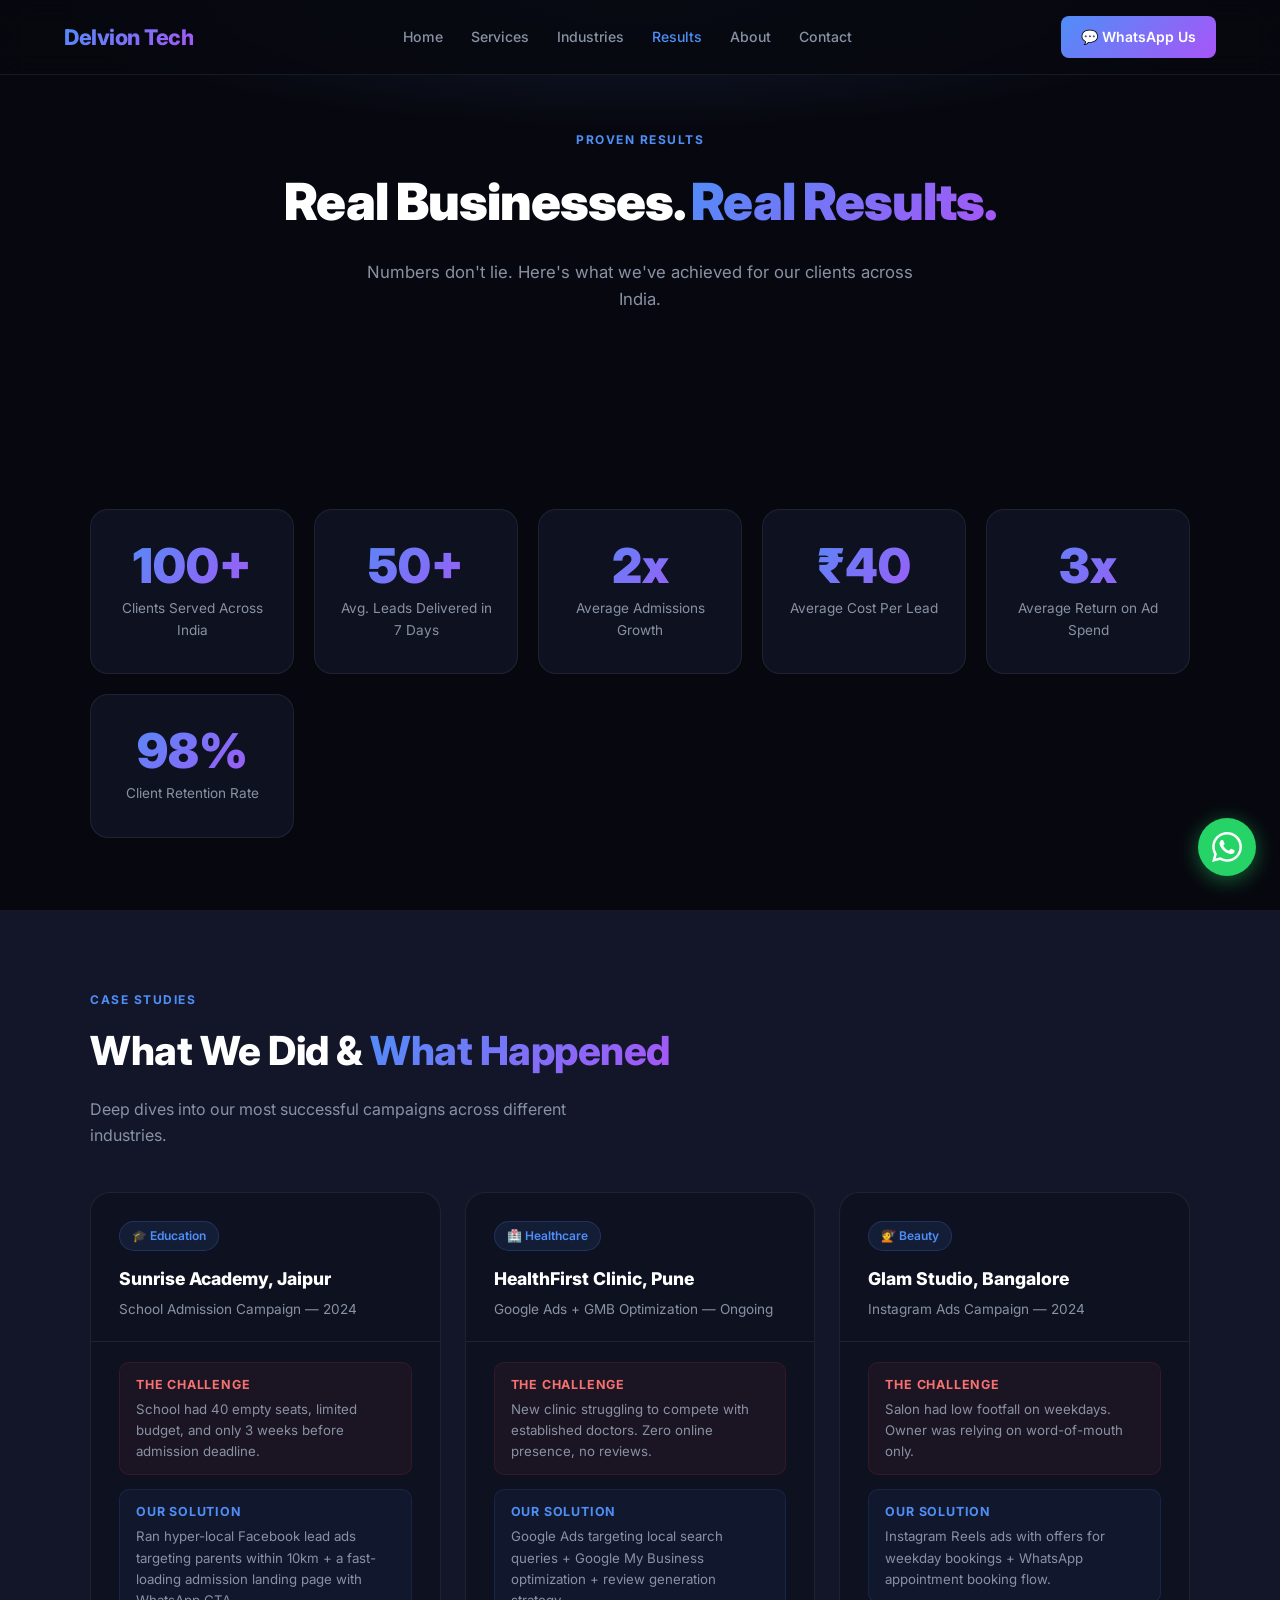
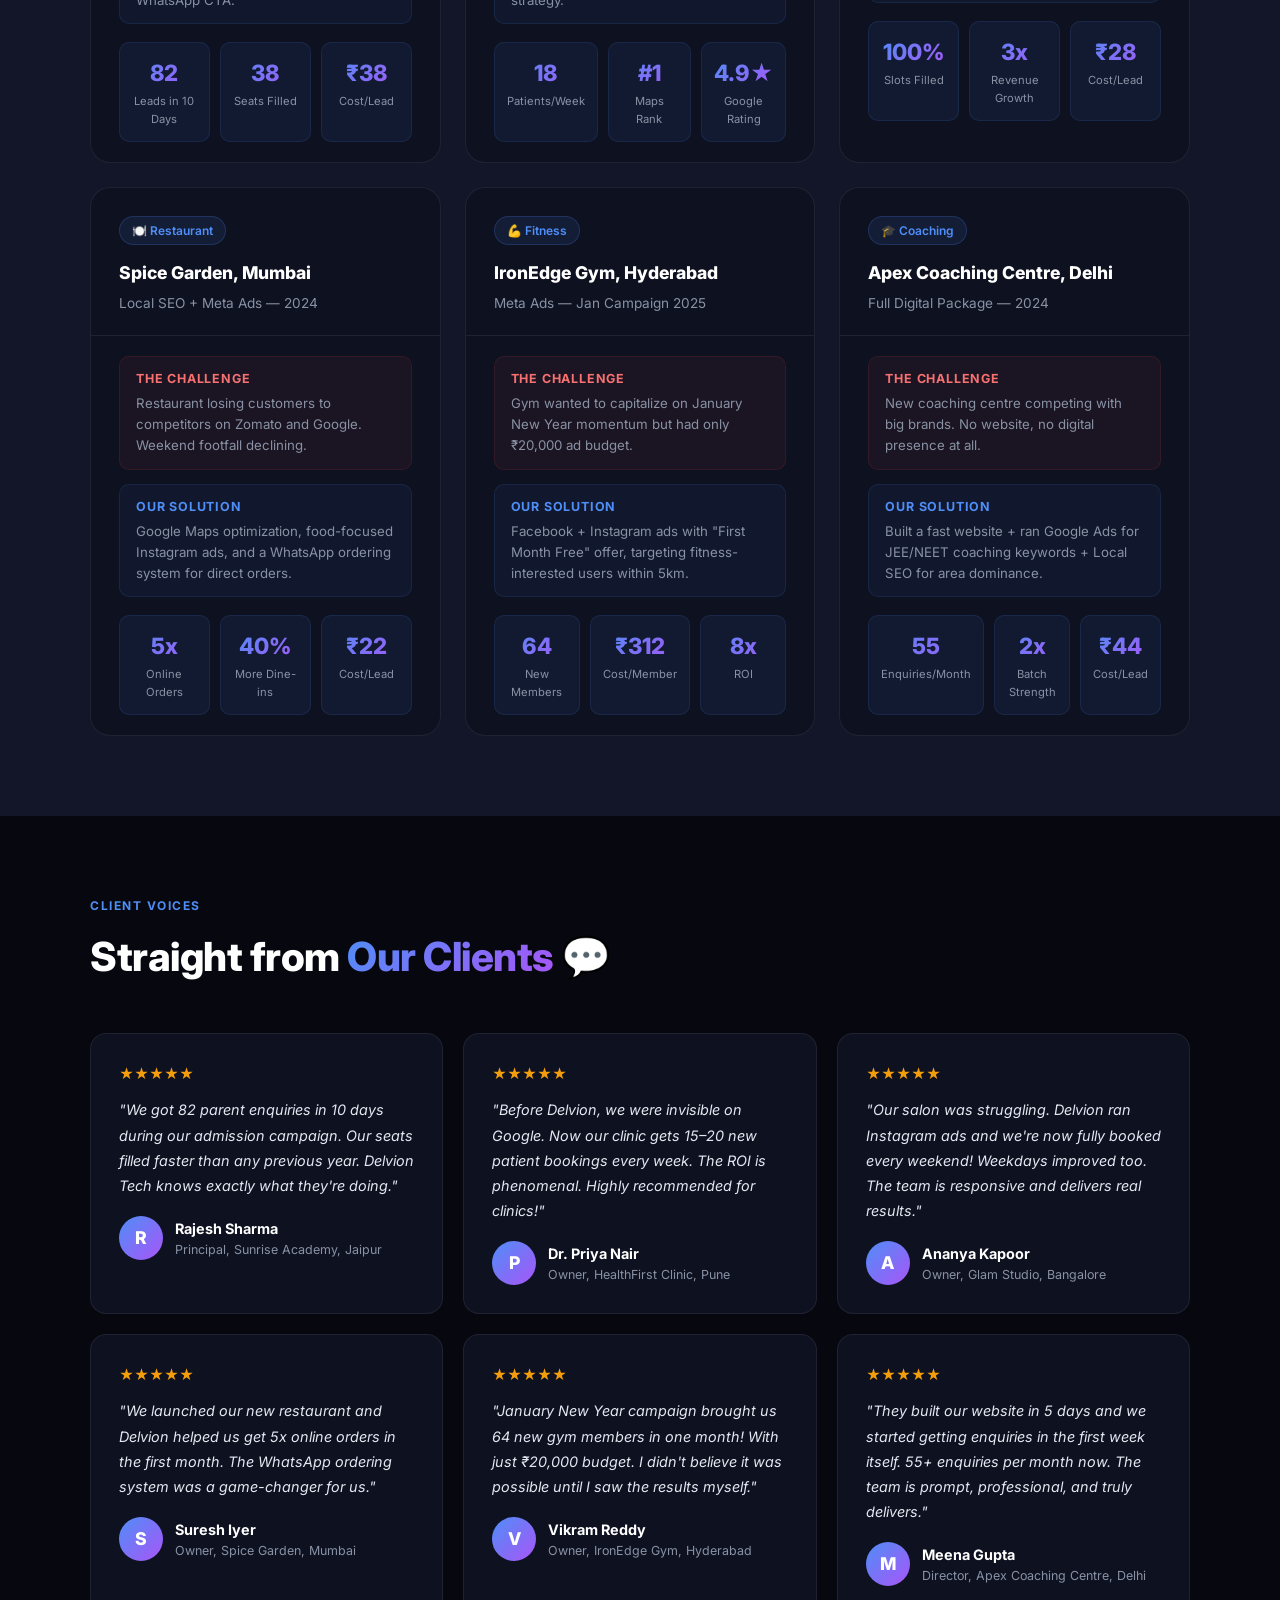
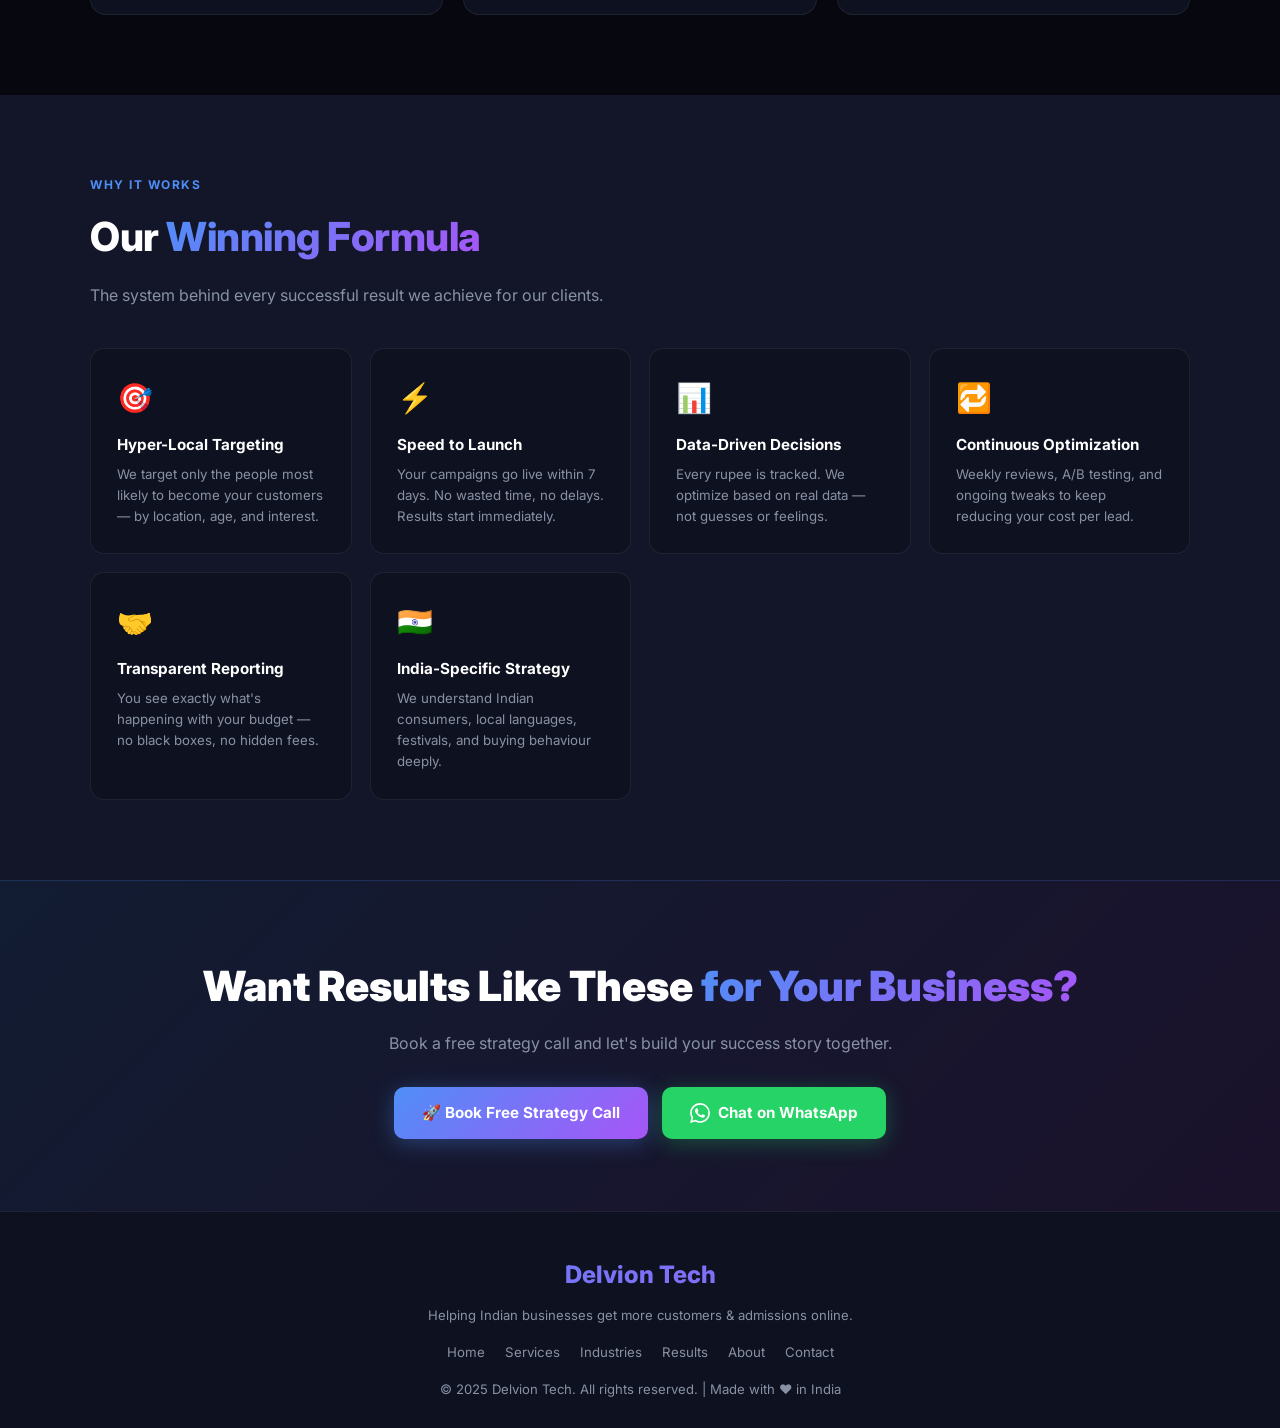
<file: results.html>
<!DOCTYPE html>
<html lang="en">
<head>
  <meta charset="UTF-8" />
  <meta name="viewport" content="width=device-width, initial-scale=1.0" />
  <meta name="description" content="Delvion Tech Results – Real case studies, client testimonials & proven results for Indian local businesses." />
  <title>Results & Case Studies | Delvion Tech</title>
  <link rel="preconnect" href="https://fonts.googleapis.com" />
  <link rel="preconnect" href="https://fonts.gstatic.com" crossorigin />
  <link href="https://fonts.googleapis.com/css2?family=Inter:wght@400;500;600;700;800;900&display=swap" rel="stylesheet" />
  <link rel="stylesheet" href="shared.css" />
  <style>
    section { padding: 80px 5%; }

    /* Big Stats */
    #big-stats { background: var(--dark); padding: 72px 5%; }
    .big-stats-grid { display: grid; grid-template-columns: repeat(auto-fit, minmax(180px, 1fr)); gap: 20px; margin-top: 44px; }
    .big-stat { background: var(--card); border: 1px solid var(--border); border-radius: 18px; padding: 32px 20px; text-align: center; }
    .big-stat-num { font-size: 3rem; font-weight: 900; background: var(--grad); -webkit-background-clip: text; -webkit-text-fill-color: transparent; line-height: 1; }
    .big-stat-lbl { color: var(--muted); font-size: 0.85rem; margin-top: 8px; }

    /* Case Studies */
    #cases { background: var(--card2); }
    .case-grid { display: grid; grid-template-columns: repeat(auto-fit, minmax(320px, 1fr)); gap: 24px; margin-top: 44px; }
    .case-card { background: var(--card); border: 1px solid var(--border); border-radius: 20px; overflow: hidden; transition: border-color .2s, transform .2s; }
    .case-card:hover { border-color: rgba(79,142,247,.35); transform: translateY(-4px); }
    .case-header { padding: 28px 28px 20px; border-bottom: 1px solid var(--border); }
    .case-industry { display: inline-flex; align-items: center; gap: 6px; background: rgba(79,142,247,.1); border: 1px solid rgba(79,142,247,.2); color: var(--blue); padding: 4px 12px; border-radius: 50px; font-size: 0.75rem; font-weight: 600; margin-bottom: 14px; }
    .case-card h3 { font-size: 1.1rem; font-weight: 800; color: #fff; margin-bottom: 6px; }
    .case-card .case-sub { color: var(--muted); font-size: 0.85rem; }
    .case-body { padding: 20px 28px; }
    .case-challenge { background: rgba(239,68,68,.06); border: 1px solid rgba(239,68,68,.12); border-radius: 10px; padding: 12px 16px; margin-bottom: 14px; }
    .case-challenge h5 { font-size: 0.78rem; font-weight: 700; color: #f87171; margin-bottom: 4px; text-transform: uppercase; letter-spacing: .8px; }
    .case-challenge p { font-size: 0.83rem; color: var(--muted); }
    .case-solution { background: rgba(79,142,247,.06); border: 1px solid rgba(79,142,247,.12); border-radius: 10px; padding: 12px 16px; margin-bottom: 18px; }
    .case-solution h5 { font-size: 0.78rem; font-weight: 700; color: var(--blue); margin-bottom: 4px; text-transform: uppercase; letter-spacing: .8px; }
    .case-solution p { font-size: 0.83rem; color: var(--muted); }
    .case-results-row { display: flex; gap: 10px; }
    .c-res { flex: 1; background: rgba(79,142,247,.08); border: 1px solid rgba(79,142,247,.12); border-radius: 10px; padding: 12px; text-align: center; }
    .c-res-val { font-size: 1.4rem; font-weight: 800; background: var(--grad); -webkit-background-clip: text; -webkit-text-fill-color: transparent; }
    .c-res-lbl { font-size: 0.7rem; color: var(--muted); margin-top: 2px; }

    /* Testimonials */
    #testimonials { background: var(--dark); }
    .testi-grid { display: grid; grid-template-columns: repeat(auto-fit, minmax(280px, 1fr)); gap: 20px; margin-top: 44px; }
    .testi-card { background: var(--card); border: 1px solid var(--border); border-radius: 16px; padding: 28px; }
    .stars { color: #f59e0b; font-size: 0.9rem; margin-bottom: 12px; }
    .testi-card blockquote { font-size: 0.9rem; color: var(--text); line-height: 1.75; margin-bottom: 18px; font-style: italic; }
    .testi-author { display: flex; align-items: center; gap: 12px; }
    .avatar { width: 44px; height: 44px; border-radius: 50%; display: flex; align-items: center; justify-content: center; background: var(--grad); font-weight: 800; color: #fff; font-size: 1.1rem; flex-shrink: 0; }
    .author-name { font-size: 0.9rem; font-weight: 700; color: #fff; }
    .author-role { font-size: 0.78rem; color: var(--muted); }

    /* Process Results */
    #why { background: var(--card2); }
    .why-grid { display: grid; grid-template-columns: repeat(auto-fit, minmax(220px, 1fr)); gap: 18px; margin-top: 40px; }
    .why-card { background: var(--card); border: 1px solid var(--border); border-radius: 14px; padding: 26px; }
    .why-icon { font-size: 1.8rem; margin-bottom: 12px; }
    .why-card h4 { font-size: 0.95rem; font-weight: 700; color: #fff; margin-bottom: 6px; }
    .why-card p { font-size: 0.83rem; color: var(--muted); }

    /* CTA */
    .cta-strip { padding: 72px 5%; background: linear-gradient(135deg, rgba(79,142,247,.15), rgba(168,85,247,.12)); border-top: 1px solid rgba(79,142,247,.2); text-align: center; }
    .cta-strip h2 { font-size: clamp(1.7rem, 4vw, 2.6rem); font-weight: 900; color: #fff; margin-bottom: 12px; }
    .cta-strip p { color: var(--muted); margin-bottom: 30px; }
    .cta-group { display: flex; flex-wrap: wrap; gap: 14px; justify-content: center; }
  </style>
</head>
<body>
<nav id="navbar">
  <a href="index.html" class="logo">Delvion Tech</a>
  <ul class="nav-links">
    <li><a href="index.html">Home</a></li>
    <li><a href="services.html">Services</a></li>
    <li><a href="industries.html">Industries</a></li>
    <li><a href="results.html" class="active">Results</a></li>
    <li><a href="about.html">About</a></li>
    <li><a href="contact.html">Contact</a></li>
  </ul>
  <a href="https://wa.me/919999999999?text=Hi%20Delvion%20Tech!%20I%20want%20a%20free%20leads%20strategy%20call." class="nav-cta" target="_blank" rel="noopener">💬 WhatsApp Us</a>
  <div class="hamburger" id="hamburger"><span></span><span></span><span></span></div>
</nav>
<div class="mobile-menu" id="mobileMenu">
  <ul>
    <li><a href="index.html" onclick="closeMenu()">Home</a></li>
    <li><a href="services.html" onclick="closeMenu()">Services</a></li>
    <li><a href="industries.html" onclick="closeMenu()">Industries</a></li>
    <li><a href="results.html" onclick="closeMenu()">Results</a></li>
    <li><a href="about.html" onclick="closeMenu()">About</a></li>
    <li><a href="contact.html" onclick="closeMenu()">Contact</a></li>
  </ul>
  <a href="https://wa.me/919999999999?text=Hi%20Delvion%20Tech!%20I%20want%20a%20free%20leads%20strategy%20call." class="m-cta" target="_blank" rel="noopener">💬 Chat on WhatsApp</a>
</div>

<div class="page-hero">
  <div class="sec-label">Proven Results</div>
  <h1>Real Businesses. <span class="grad-text">Real Results.</span></h1>
  <p>Numbers don't lie. Here's what we've achieved for our clients across India.</p>
</div>

<!-- BIG STATS -->
<section id="big-stats">
  <div class="container">
    <div class="big-stats-grid">
      <div class="big-stat fade-up"><div class="big-stat-num">100+</div><div class="big-stat-lbl">Clients Served Across India</div></div>
      <div class="big-stat fade-up"><div class="big-stat-num">50+</div><div class="big-stat-lbl">Avg. Leads Delivered in 7 Days</div></div>
      <div class="big-stat fade-up"><div class="big-stat-num">2x</div><div class="big-stat-lbl">Average Admissions Growth</div></div>
      <div class="big-stat fade-up"><div class="big-stat-num">₹40</div><div class="big-stat-lbl">Average Cost Per Lead</div></div>
      <div class="big-stat fade-up"><div class="big-stat-num">3x</div><div class="big-stat-lbl">Average Return on Ad Spend</div></div>
      <div class="big-stat fade-up"><div class="big-stat-num">98%</div><div class="big-stat-lbl">Client Retention Rate</div></div>
    </div>
  </div>
</section>

<!-- CASE STUDIES -->
<section id="cases">
  <div class="container">
    <div class="sec-label">Case Studies</div>
    <h2 class="sec-title">What We Did &amp; <span class="grad-text">What Happened</span></h2>
    <p class="sec-sub">Deep dives into our most successful campaigns across different industries.</p>
    <div class="case-grid">

      <div class="case-card fade-up">
        <div class="case-header">
          <div class="case-industry">🎓 Education</div>
          <h3>Sunrise Academy, Jaipur</h3>
          <div class="case-sub">School Admission Campaign — 2024</div>
        </div>
        <div class="case-body">
          <div class="case-challenge"><h5>The Challenge</h5><p>School had 40 empty seats, limited budget, and only 3 weeks before admission deadline.</p></div>
          <div class="case-solution"><h5>Our Solution</h5><p>Ran hyper-local Facebook lead ads targeting parents within 10km + a fast-loading admission landing page with WhatsApp CTA.</p></div>
          <div class="case-results-row">
            <div class="c-res"><div class="c-res-val">82</div><div class="c-res-lbl">Leads in 10 Days</div></div>
            <div class="c-res"><div class="c-res-val">38</div><div class="c-res-lbl">Seats Filled</div></div>
            <div class="c-res"><div class="c-res-val">₹38</div><div class="c-res-lbl">Cost/Lead</div></div>
          </div>
        </div>
      </div>

      <div class="case-card fade-up">
        <div class="case-header">
          <div class="case-industry">🏥 Healthcare</div>
          <h3>HealthFirst Clinic, Pune</h3>
          <div class="case-sub">Google Ads + GMB Optimization — Ongoing</div>
        </div>
        <div class="case-body">
          <div class="case-challenge"><h5>The Challenge</h5><p>New clinic struggling to compete with established doctors. Zero online presence, no reviews.</p></div>
          <div class="case-solution"><h5>Our Solution</h5><p>Google Ads targeting local search queries + Google My Business optimization + review generation strategy.</p></div>
          <div class="case-results-row">
            <div class="c-res"><div class="c-res-val">18</div><div class="c-res-lbl">Patients/Week</div></div>
            <div class="c-res"><div class="c-res-val">#1</div><div class="c-res-lbl">Maps Rank</div></div>
            <div class="c-res"><div class="c-res-val">4.9★</div><div class="c-res-lbl">Google Rating</div></div>
          </div>
        </div>
      </div>

      <div class="case-card fade-up">
        <div class="case-header">
          <div class="case-industry">💇 Beauty</div>
          <h3>Glam Studio, Bangalore</h3>
          <div class="case-sub">Instagram Ads Campaign — 2024</div>
        </div>
        <div class="case-body">
          <div class="case-challenge"><h5>The Challenge</h5><p>Salon had low footfall on weekdays. Owner was relying on word-of-mouth only.</p></div>
          <div class="case-solution"><h5>Our Solution</h5><p>Instagram Reels ads with offers for weekday bookings + WhatsApp appointment booking flow.</p></div>
          <div class="case-results-row">
            <div class="c-res"><div class="c-res-val">100%</div><div class="c-res-lbl">Slots Filled</div></div>
            <div class="c-res"><div class="c-res-val">3x</div><div class="c-res-lbl">Revenue Growth</div></div>
            <div class="c-res"><div class="c-res-val">₹28</div><div class="c-res-lbl">Cost/Lead</div></div>
          </div>
        </div>
      </div>

      <div class="case-card fade-up">
        <div class="case-header">
          <div class="case-industry">🍽️ Restaurant</div>
          <h3>Spice Garden, Mumbai</h3>
          <div class="case-sub">Local SEO + Meta Ads — 2024</div>
        </div>
        <div class="case-body">
          <div class="case-challenge"><h5>The Challenge</h5><p>Restaurant losing customers to competitors on Zomato and Google. Weekend footfall declining.</p></div>
          <div class="case-solution"><h5>Our Solution</h5><p>Google Maps optimization, food-focused Instagram ads, and a WhatsApp ordering system for direct orders.</p></div>
          <div class="case-results-row">
            <div class="c-res"><div class="c-res-val">5x</div><div class="c-res-lbl">Online Orders</div></div>
            <div class="c-res"><div class="c-res-val">40%</div><div class="c-res-lbl">More Dine-ins</div></div>
            <div class="c-res"><div class="c-res-val">₹22</div><div class="c-res-lbl">Cost/Lead</div></div>
          </div>
        </div>
      </div>

      <div class="case-card fade-up">
        <div class="case-header">
          <div class="case-industry">💪 Fitness</div>
          <h3>IronEdge Gym, Hyderabad</h3>
          <div class="case-sub">Meta Ads — Jan Campaign 2025</div>
        </div>
        <div class="case-body">
          <div class="case-challenge"><h5>The Challenge</h5><p>Gym wanted to capitalize on January New Year momentum but had only ₹20,000 ad budget.</p></div>
          <div class="case-solution"><h5>Our Solution</h5><p>Facebook + Instagram ads with "First Month Free" offer, targeting fitness-interested users within 5km.</p></div>
          <div class="case-results-row">
            <div class="c-res"><div class="c-res-val">64</div><div class="c-res-lbl">New Members</div></div>
            <div class="c-res"><div class="c-res-val">₹312</div><div class="c-res-lbl">Cost/Member</div></div>
            <div class="c-res"><div class="c-res-val">8x</div><div class="c-res-lbl">ROI</div></div>
          </div>
        </div>
      </div>

      <div class="case-card fade-up">
        <div class="case-header">
          <div class="case-industry">🎓 Coaching</div>
          <h3>Apex Coaching Centre, Delhi</h3>
          <div class="case-sub">Full Digital Package — 2024</div>
        </div>
        <div class="case-body">
          <div class="case-challenge"><h5>The Challenge</h5><p>New coaching centre competing with big brands. No website, no digital presence at all.</p></div>
          <div class="case-solution"><h5>Our Solution</h5><p>Built a fast website + ran Google Ads for JEE/NEET coaching keywords + Local SEO for area dominance.</p></div>
          <div class="case-results-row">
            <div class="c-res"><div class="c-res-val">55</div><div class="c-res-lbl">Enquiries/Month</div></div>
            <div class="c-res"><div class="c-res-val">2x</div><div class="c-res-lbl">Batch Strength</div></div>
            <div class="c-res"><div class="c-res-val">₹44</div><div class="c-res-lbl">Cost/Lead</div></div>
          </div>
        </div>
      </div>

    </div>
  </div>
</section>

<!-- TESTIMONIALS -->
<section id="testimonials">
  <div class="container">
    <div class="sec-label">Client Voices</div>
    <h2 class="sec-title">Straight from <span class="grad-text">Our Clients</span> 💬</h2>
    <div class="testi-grid">
      <div class="testi-card fade-up"><div class="stars">★★★★★</div><blockquote>"We got 82 parent enquiries in 10 days during our admission campaign. Our seats filled faster than any previous year. Delvion Tech knows exactly what they're doing."</blockquote><div class="testi-author"><div class="avatar">R</div><div><div class="author-name">Rajesh Sharma</div><div class="author-role">Principal, Sunrise Academy, Jaipur</div></div></div></div>
      <div class="testi-card fade-up"><div class="stars">★★★★★</div><blockquote>"Before Delvion, we were invisible on Google. Now our clinic gets 15–20 new patient bookings every week. The ROI is phenomenal. Highly recommended for clinics!"</blockquote><div class="testi-author"><div class="avatar">P</div><div><div class="author-name">Dr. Priya Nair</div><div class="author-role">Owner, HealthFirst Clinic, Pune</div></div></div></div>
      <div class="testi-card fade-up"><div class="stars">★★★★★</div><blockquote>"Our salon was struggling. Delvion ran Instagram ads and we're now fully booked every weekend! Weekdays improved too. The team is responsive and delivers real results."</blockquote><div class="testi-author"><div class="avatar">A</div><div><div class="author-name">Ananya Kapoor</div><div class="author-role">Owner, Glam Studio, Bangalore</div></div></div></div>
      <div class="testi-card fade-up"><div class="stars">★★★★★</div><blockquote>"We launched our new restaurant and Delvion helped us get 5x online orders in the first month. The WhatsApp ordering system was a game-changer for us."</blockquote><div class="testi-author"><div class="avatar">S</div><div><div class="author-name">Suresh Iyer</div><div class="author-role">Owner, Spice Garden, Mumbai</div></div></div></div>
      <div class="testi-card fade-up"><div class="stars">★★★★★</div><blockquote>"January New Year campaign brought us 64 new gym members in one month! With just ₹20,000 budget. I didn't believe it was possible until I saw the results myself."</blockquote><div class="testi-author"><div class="avatar">V</div><div><div class="author-name">Vikram Reddy</div><div class="author-role">Owner, IronEdge Gym, Hyderabad</div></div></div></div>
      <div class="testi-card fade-up"><div class="stars">★★★★★</div><blockquote>"They built our website in 5 days and we started getting enquiries in the first week itself. 55+ enquiries per month now. The team is prompt, professional, and truly delivers."</blockquote><div class="testi-author"><div class="avatar">M</div><div><div class="author-name">Meena Gupta</div><div class="author-role">Director, Apex Coaching Centre, Delhi</div></div></div></div>
    </div>
  </div>
</section>

<!-- WHY IT WORKS -->
<section id="why">
  <div class="container">
    <div class="sec-label">Why It Works</div>
    <h2 class="sec-title">Our <span class="grad-text">Winning Formula</span></h2>
    <p class="sec-sub">The system behind every successful result we achieve for our clients.</p>
    <div class="why-grid">
      <div class="why-card fade-up"><div class="why-icon">🎯</div><h4>Hyper-Local Targeting</h4><p>We target only the people most likely to become your customers — by location, age, and interest.</p></div>
      <div class="why-card fade-up"><div class="why-icon">⚡</div><h4>Speed to Launch</h4><p>Your campaigns go live within 7 days. No wasted time, no delays. Results start immediately.</p></div>
      <div class="why-card fade-up"><div class="why-icon">📊</div><h4>Data-Driven Decisions</h4><p>Every rupee is tracked. We optimize based on real data — not guesses or feelings.</p></div>
      <div class="why-card fade-up"><div class="why-icon">🔁</div><h4>Continuous Optimization</h4><p>Weekly reviews, A/B testing, and ongoing tweaks to keep reducing your cost per lead.</p></div>
      <div class="why-card fade-up"><div class="why-icon">🤝</div><h4>Transparent Reporting</h4><p>You see exactly what's happening with your budget — no black boxes, no hidden fees.</p></div>
      <div class="why-card fade-up"><div class="why-icon">🇮🇳</div><h4>India-Specific Strategy</h4><p>We understand Indian consumers, local languages, festivals, and buying behaviour deeply.</p></div>
    </div>
  </div>
</section>

<!-- CTA STRIP -->
<div class="cta-strip">
  <div class="container">
    <h2>Want Results Like These <span class="grad-text">for Your Business?</span></h2>
    <p>Book a free strategy call and let's build your success story together.</p>
    <div class="cta-group">
      <a href="contact.html" class="btn-primary">🚀 Book Free Strategy Call</a>
      <a href="https://wa.me/919999999999?text=Hi%20Delvion%20Tech!%20I%20saw%20your%20results%20and%20want%20similar%20for%20my%20business." class="btn-wa" target="_blank" rel="noopener">
        <svg width="20" height="20" viewBox="0 0 24 24" fill="currentColor"><path d="M17.472 14.382c-.297-.149-1.758-.867-2.03-.967-.273-.099-.471-.148-.67.15-.197.297-.767.966-.94 1.164-.173.199-.347.223-.644.075-.297-.15-1.255-.463-2.39-1.475-.883-.788-1.48-1.761-1.653-2.059-.173-.297-.018-.458.13-.606.134-.133.298-.347.446-.52.149-.174.198-.298.298-.497.099-.198.05-.371-.025-.52-.075-.149-.669-1.612-.916-2.207-.242-.579-.487-.5-.669-.51-.173-.008-.371-.01-.57-.01-.198 0-.52.074-.792.372-.272.297-1.04 1.016-1.04 2.479 0 1.462 1.065 2.875 1.213 3.074.149.198 2.096 3.2 5.077 4.487.709.306 1.262.489 1.694.625.712.227 1.36.195 1.871.118.571-.085 1.758-.719 2.006-1.413.248-.694.248-1.289.173-1.413-.074-.124-.272-.198-.57-.347m-5.421 7.403h-.004a9.87 9.87 0 01-5.031-1.378l-.361-.214-3.741.982.998-3.648-.235-.374a9.86 9.86 0 01-1.51-5.26c.001-5.45 4.436-9.884 9.888-9.884 2.64 0 5.122 1.03 6.988 2.898a9.825 9.825 0 012.893 6.994c-.003 5.45-4.437 9.884-9.885 9.884m8.413-18.297A11.815 11.815 0 0012.05 0C5.495 0 .16 5.335.157 11.892c0 2.096.547 4.142 1.588 5.945L.057 24l6.305-1.654a11.882 11.882 0 005.683 1.448h.005c6.554 0 11.89-5.335 11.893-11.893a11.821 11.821 0 00-3.48-8.413z"/></svg>
        Chat on WhatsApp
      </a>
    </div>
  </div>
</div>

<footer>
  <div class="footer-logo">Delvion Tech</div>
  <p style="margin-bottom:4px;">Helping Indian businesses get more customers &amp; admissions online.</p>
  <div class="footer-links">
    <a href="index.html">Home</a><a href="services.html">Services</a><a href="industries.html">Industries</a><a href="results.html">Results</a><a href="about.html">About</a><a href="contact.html">Contact</a>
  </div>
  <p>© 2025 Delvion Tech. All rights reserved. | Made with ❤️ in India</p>
</footer>
<a href="https://wa.me/919999999999?text=Hi%20Delvion%20Tech!" class="wa-float" target="_blank" rel="noopener" aria-label="WhatsApp">
  <svg viewBox="0 0 24 24" fill="#fff"><path d="M17.472 14.382c-.297-.149-1.758-.867-2.03-.967-.273-.099-.471-.148-.67.15-.197.297-.767.966-.94 1.164-.173.199-.347.223-.644.075-.297-.15-1.255-.463-2.39-1.475-.883-.788-1.48-1.761-1.653-2.059-.173-.297-.018-.458.13-.606.134-.133.298-.347.446-.52.149-.174.198-.298.298-.497.099-.198.05-.371-.025-.52-.075-.149-.669-1.612-.916-2.207-.242-.579-.487-.5-.669-.51-.173-.008-.371-.01-.57-.01-.198 0-.52.074-.792.372-.272.297-1.04 1.016-1.04 2.479 0 1.462 1.065 2.875 1.213 3.074.149.198 2.096 3.2 5.077 4.487.709.306 1.262.489 1.694.625.712.227 1.36.195 1.871.118.571-.085 1.758-.719 2.006-1.413.248-.694.248-1.289.173-1.413-.074-.124-.272-.198-.57-.347m-5.421 7.403h-.004a9.87 9.87 0 01-5.031-1.378l-.361-.214-3.741.982.998-3.648-.235-.374a9.86 9.86 0 01-1.51-5.26c.001-5.45 4.436-9.884 9.888-9.884 2.64 0 5.122 1.03 6.988 2.898a9.825 9.825 0 012.893 6.994c-.003 5.45-4.437 9.884-9.885 9.884m8.413-18.297A11.815 11.815 0 0012.05 0C5.495 0 .16 5.335.157 11.892c0 2.096.547 4.142 1.588 5.945L.057 24l6.305-1.654a11.882 11.882 0 005.683 1.448h.005c6.554 0 11.89-5.335 11.893-11.893a11.821 11.821 0 00-3.48-8.413z"/></svg>
</a>
<script src="shared.js"></script>
</body>
</html>
</file>
<file: shared.css>
/* ══════════════════════════════════════
   DELVION TECH — SHARED STYLES
══════════════════════════════════════ */
*, *::before, *::after { box-sizing: border-box; margin: 0; padding: 0; }

:root {
  --blue: #4f8ef7;
  --purple: #a855f7;
  --dark: #07080f;
  --card: #0e1120;
  --card2: #131629;
  --border: rgba(255,255,255,0.07);
  --text: #e2e8f0;
  --muted: #8892a4;
  --grad: linear-gradient(135deg, #4f8ef7 0%, #a855f7 100%);
}

html { scroll-behavior: smooth; }
body { font-family: 'Inter', sans-serif; background: var(--dark); color: var(--text); line-height: 1.6; overflow-x: hidden; }

::-webkit-scrollbar { width: 5px; }
::-webkit-scrollbar-track { background: var(--dark); }
::-webkit-scrollbar-thumb { background: var(--blue); border-radius: 10px; }

/* ── NAVBAR ── */
nav {
  position: fixed; top: 0; left: 0; right: 0; z-index: 100;
  display: flex; align-items: center; justify-content: space-between;
  padding: 16px 5%;
  background: rgba(7,8,15,0.88);
  backdrop-filter: blur(14px);
  border-bottom: 1px solid var(--border);
  transition: box-shadow .3s;
}
nav.scrolled { box-shadow: 0 2px 24px rgba(0,0,0,.55); }

.logo {
  font-size: 1.35rem; font-weight: 800; letter-spacing: -.5px;
  background: var(--grad); -webkit-background-clip: text; -webkit-text-fill-color: transparent;
  text-decoration: none;
}

.nav-links { display: flex; gap: 28px; list-style: none; }
.nav-links a { color: var(--muted); text-decoration: none; font-size: 0.88rem; font-weight: 500; transition: color .2s; }
.nav-links a:hover, .nav-links a.active { color: #fff; }
.nav-links a.active { color: var(--blue); }

.nav-cta {
  background: var(--grad); color: #fff; border: none; padding: 10px 20px;
  border-radius: 8px; font-weight: 600; font-size: 0.875rem; cursor: pointer;
  text-decoration: none; white-space: nowrap; transition: opacity .2s;
}
.nav-cta:hover { opacity: .85; }

.hamburger { display: none; flex-direction: column; gap: 5px; cursor: pointer; }
.hamburger span { display: block; width: 24px; height: 2px; background: #fff; border-radius: 2px; transition: .3s; }

/* ── MOBILE MENU ── */
.mobile-menu {
  display: none; position: fixed; top: 65px; left: 0; right: 0; z-index: 99;
  background: rgba(7,8,15,0.97); backdrop-filter: blur(16px);
  padding: 20px 5%; border-bottom: 1px solid var(--border);
}
.mobile-menu.open { display: block; }
.mobile-menu ul { list-style: none; display: flex; flex-direction: column; gap: 16px; }
.mobile-menu ul a { color: var(--text); text-decoration: none; font-size: 1rem; font-weight: 500; transition: color .2s; }
.mobile-menu ul a:hover { color: var(--blue); }
.mobile-menu .m-cta { display: inline-block; margin-top: 18px; background: var(--grad); color: #fff; padding: 12px 24px; border-radius: 8px; font-weight: 700; text-decoration: none; }

/* ── PAGE HERO (inner pages) ── */
.page-hero {
  padding: 130px 5% 80px;
  background: radial-gradient(ellipse 70% 50% at 50% 0%, rgba(79,142,247,.15) 0%, transparent 65%),
              var(--dark);
  text-align: center;
}
.page-hero .sec-label { margin-bottom: 12px; }
.page-hero h1 { font-size: clamp(2rem, 5vw, 3.2rem); font-weight: 900; letter-spacing: -1px; color: #fff; margin-bottom: 16px; }
.page-hero p { color: var(--muted); font-size: 1.05rem; max-width: 560px; margin: 0 auto; }

/* ── CONTAINER ── */
.container { max-width: 1100px; margin: 0 auto; }

/* ── SECTION LABELS ── */
.sec-label { text-transform: uppercase; letter-spacing: 1.5px; font-size: 0.75rem; font-weight: 700; color: var(--blue); margin-bottom: 10px; }
.sec-title { font-size: clamp(1.7rem, 4vw, 2.5rem); font-weight: 800; color: #fff; letter-spacing: -.5px; margin-bottom: 14px; }
.sec-sub { color: var(--muted); font-size: 1rem; max-width: 520px; }
.grad-text { background: var(--grad); -webkit-background-clip: text; -webkit-text-fill-color: transparent; }

/* ── BUTTONS ── */
.btn-primary {
  background: var(--grad); color: #fff; padding: 14px 28px;
  border-radius: 10px; font-weight: 700; font-size: 0.95rem;
  text-decoration: none; display: inline-flex; align-items: center; gap: 8px;
  box-shadow: 0 4px 22px rgba(79,142,247,.35); transition: transform .2s, box-shadow .2s;
}
.btn-primary:hover { transform: translateY(-2px); box-shadow: 0 8px 32px rgba(79,142,247,.5); }

.btn-wa {
  background: #25D366; color: #fff; padding: 14px 28px;
  border-radius: 10px; font-weight: 700; font-size: 0.95rem;
  text-decoration: none; display: inline-flex; align-items: center; gap: 8px;
  box-shadow: 0 4px 22px rgba(37,211,102,.3); transition: transform .2s, box-shadow .2s;
}
.btn-wa:hover { transform: translateY(-2px); box-shadow: 0 8px 28px rgba(37,211,102,.45); }

.btn-call {
  background: var(--card); border: 1px solid var(--border); color: #fff;
  padding: 14px 24px; border-radius: 10px; font-weight: 700; font-size: 0.95rem;
  text-decoration: none; display: inline-flex; align-items: center; gap: 10px;
  transition: border-color .2s;
}
.btn-call:hover { border-color: var(--blue); }

.btn-outline {
  display: inline-flex; align-items: center; gap: 6px;
  border: 1px solid rgba(79,142,247,.4); color: var(--blue);
  padding: 12px 24px; border-radius: 10px; font-weight: 600; font-size: 0.9rem;
  text-decoration: none; transition: background .2s, border-color .2s;
}
.btn-outline:hover { background: rgba(79,142,247,.08); border-color: var(--blue); }

/* ── FOOTER ── */
footer {
  background: var(--card); border-top: 1px solid var(--border);
  padding: 44px 5% 28px; text-align: center;
}
.footer-logo { font-size: 1.5rem; font-weight: 800; background: var(--grad); -webkit-background-clip: text; -webkit-text-fill-color: transparent; margin-bottom: 10px; }
footer p { color: var(--muted); font-size: 0.82rem; }
.footer-links { display: flex; flex-wrap: wrap; gap: 20px; justify-content: center; margin: 16px 0; }
.footer-links a { color: var(--muted); text-decoration: none; font-size: 0.83rem; transition: color .2s; }
.footer-links a:hover { color: var(--blue); }

/* ── FLOATING WA ── */
.wa-float {
  position: fixed; bottom: 24px; right: 24px; z-index: 200;
  width: 58px; height: 58px; background: #25D366; border-radius: 50%;
  display: flex; align-items: center; justify-content: center;
  box-shadow: 0 4px 20px rgba(37,211,102,.45); text-decoration: none; transition: transform .2s;
}
.wa-float:hover { transform: scale(1.1); }
.wa-float svg { width: 30px; height: 30px; }

/* ── GLOBAL FADE-IN ── */
.fade-up { opacity: 0; transform: translateY(22px); transition: opacity .45s ease, transform .45s ease; }
.fade-up.visible { opacity: 1; transform: translateY(0); }

/* ── RESPONSIVE ── */
@media (max-width: 768px) {
  .nav-links, .nav-cta { display: none; }
  .hamburger { display: flex; }
}
</file>
